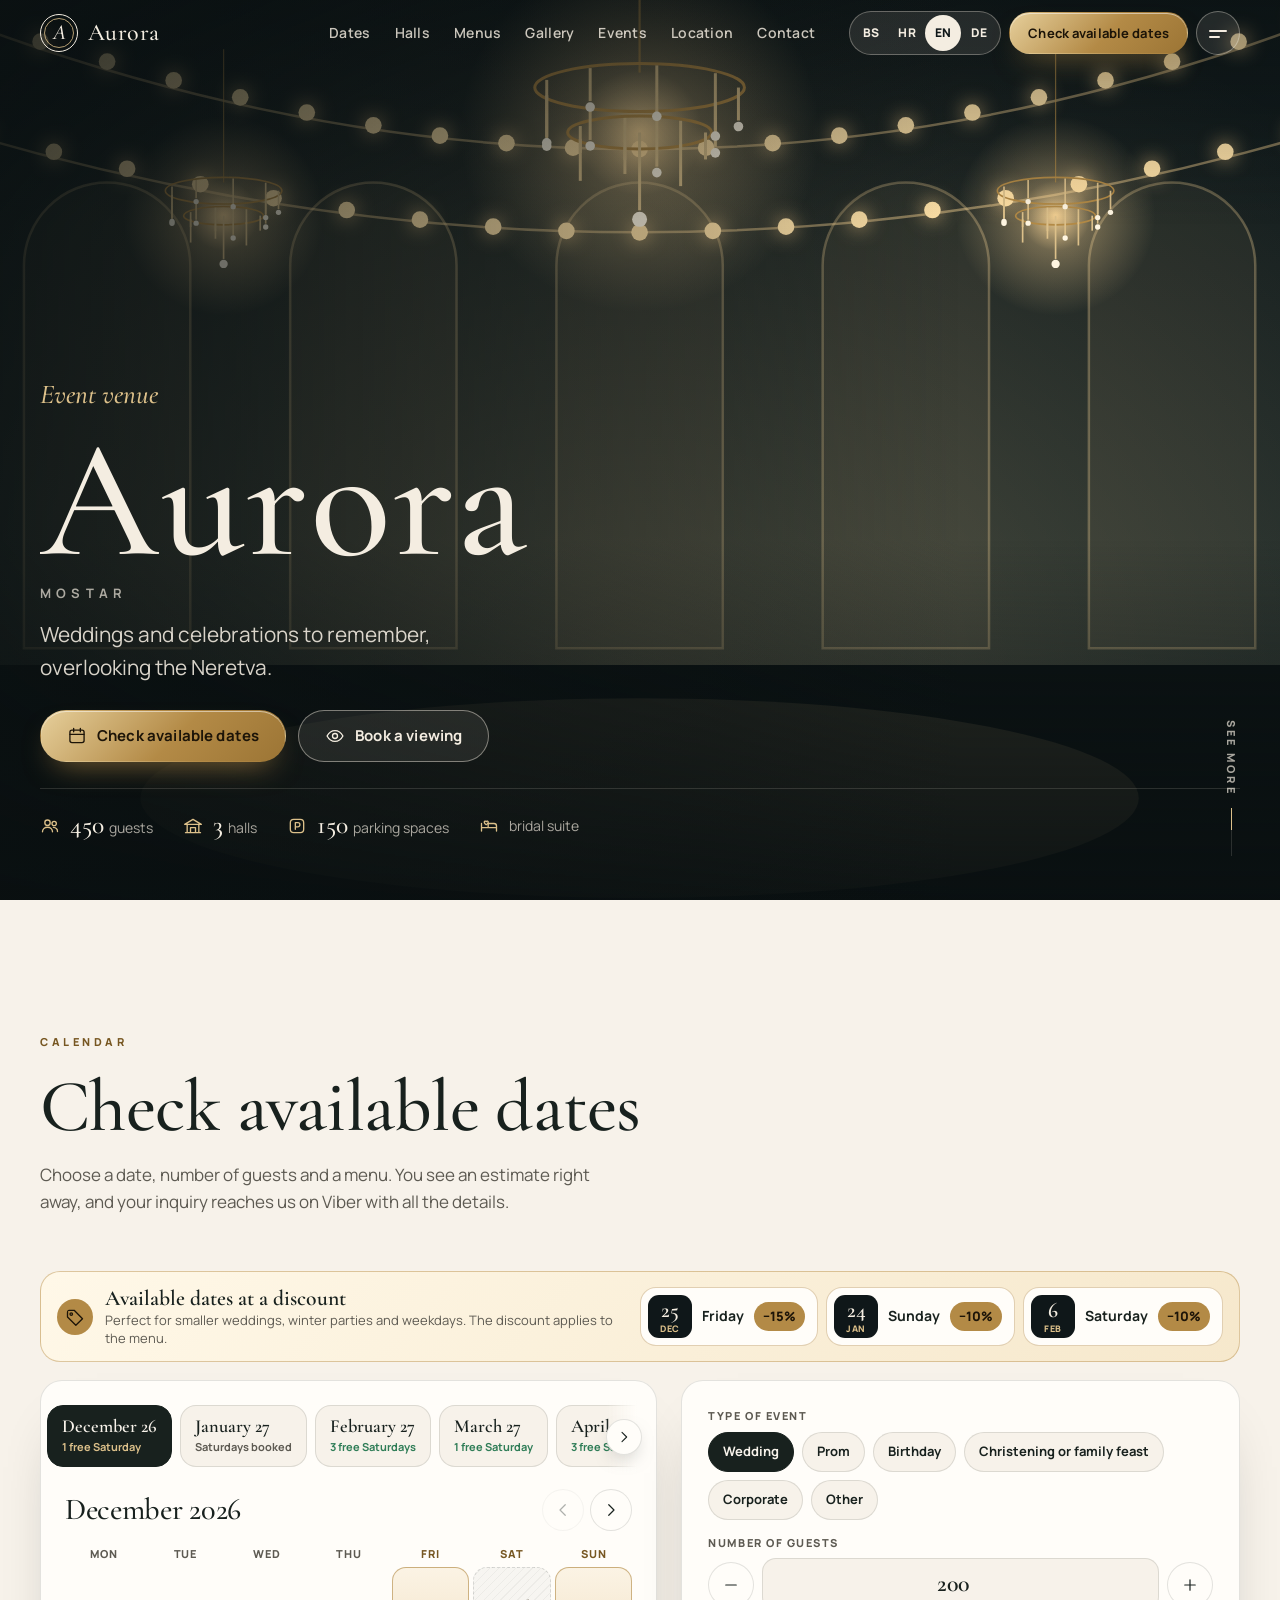
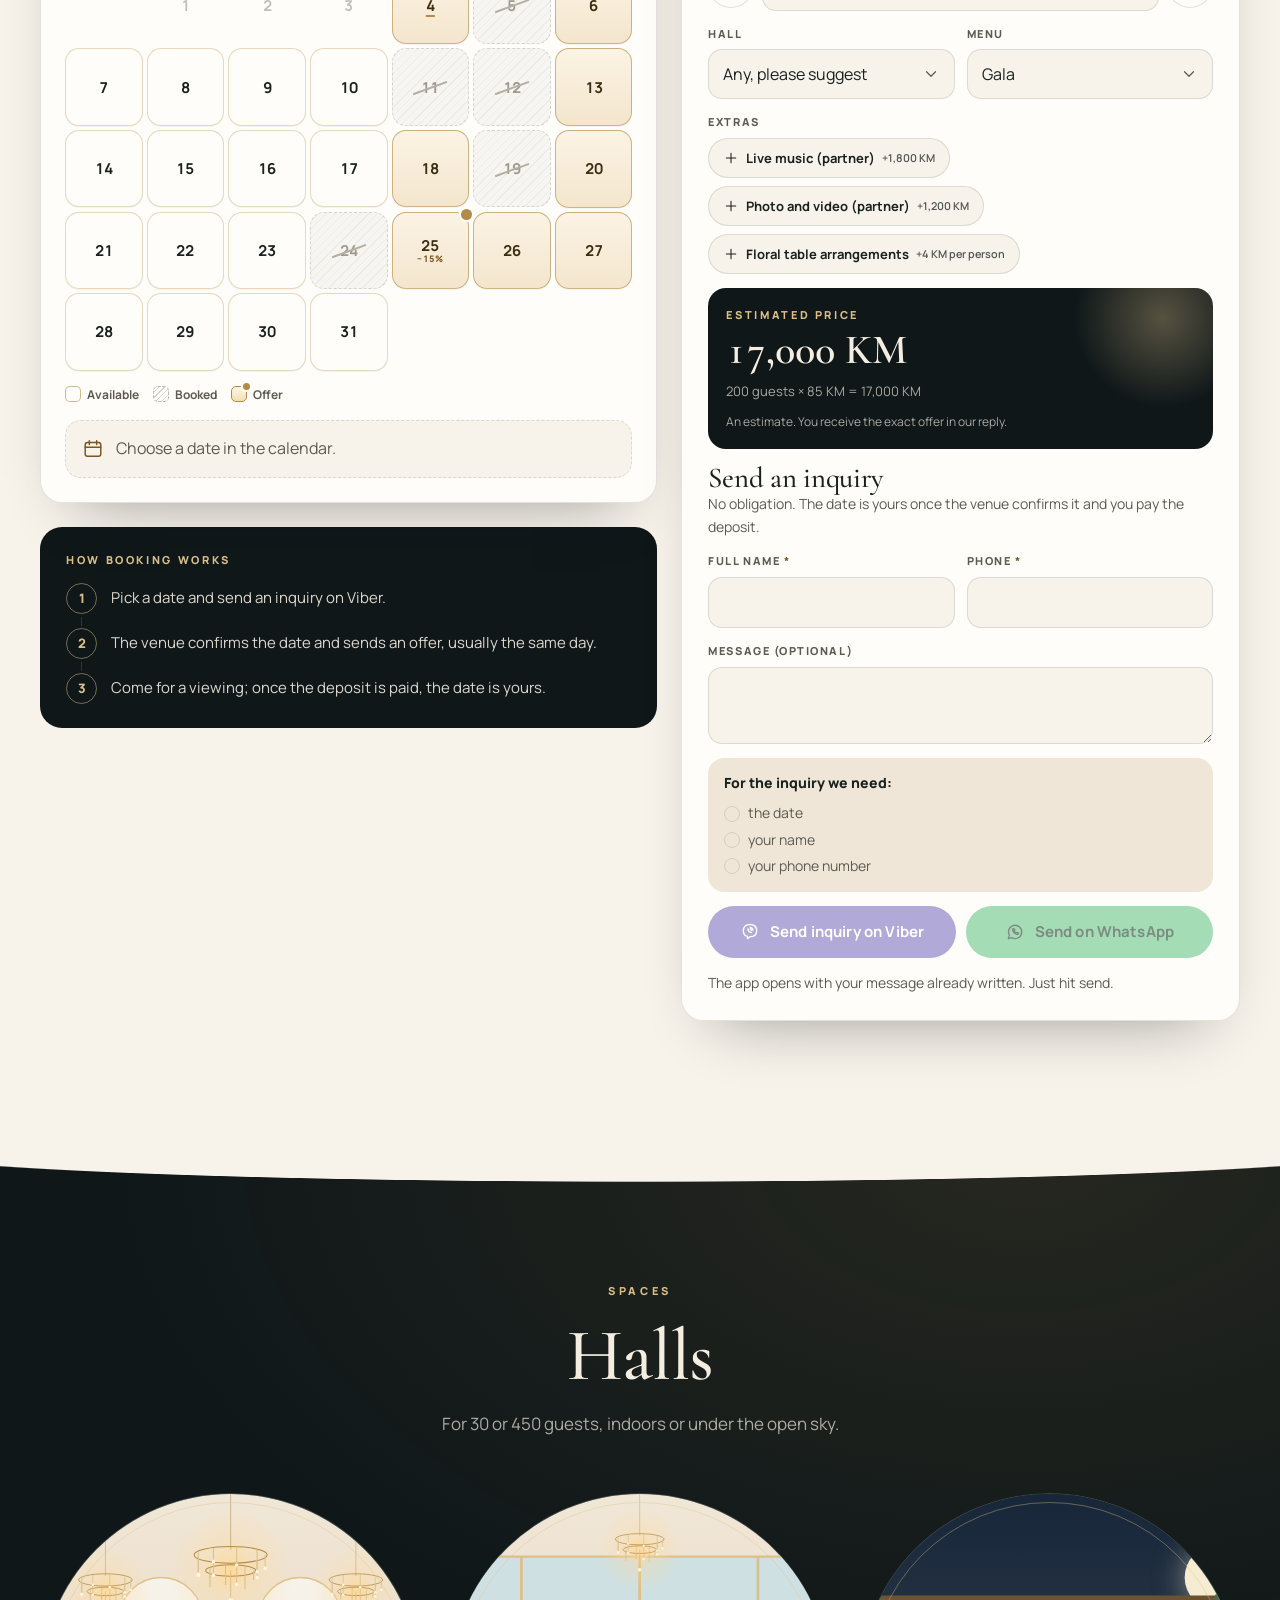
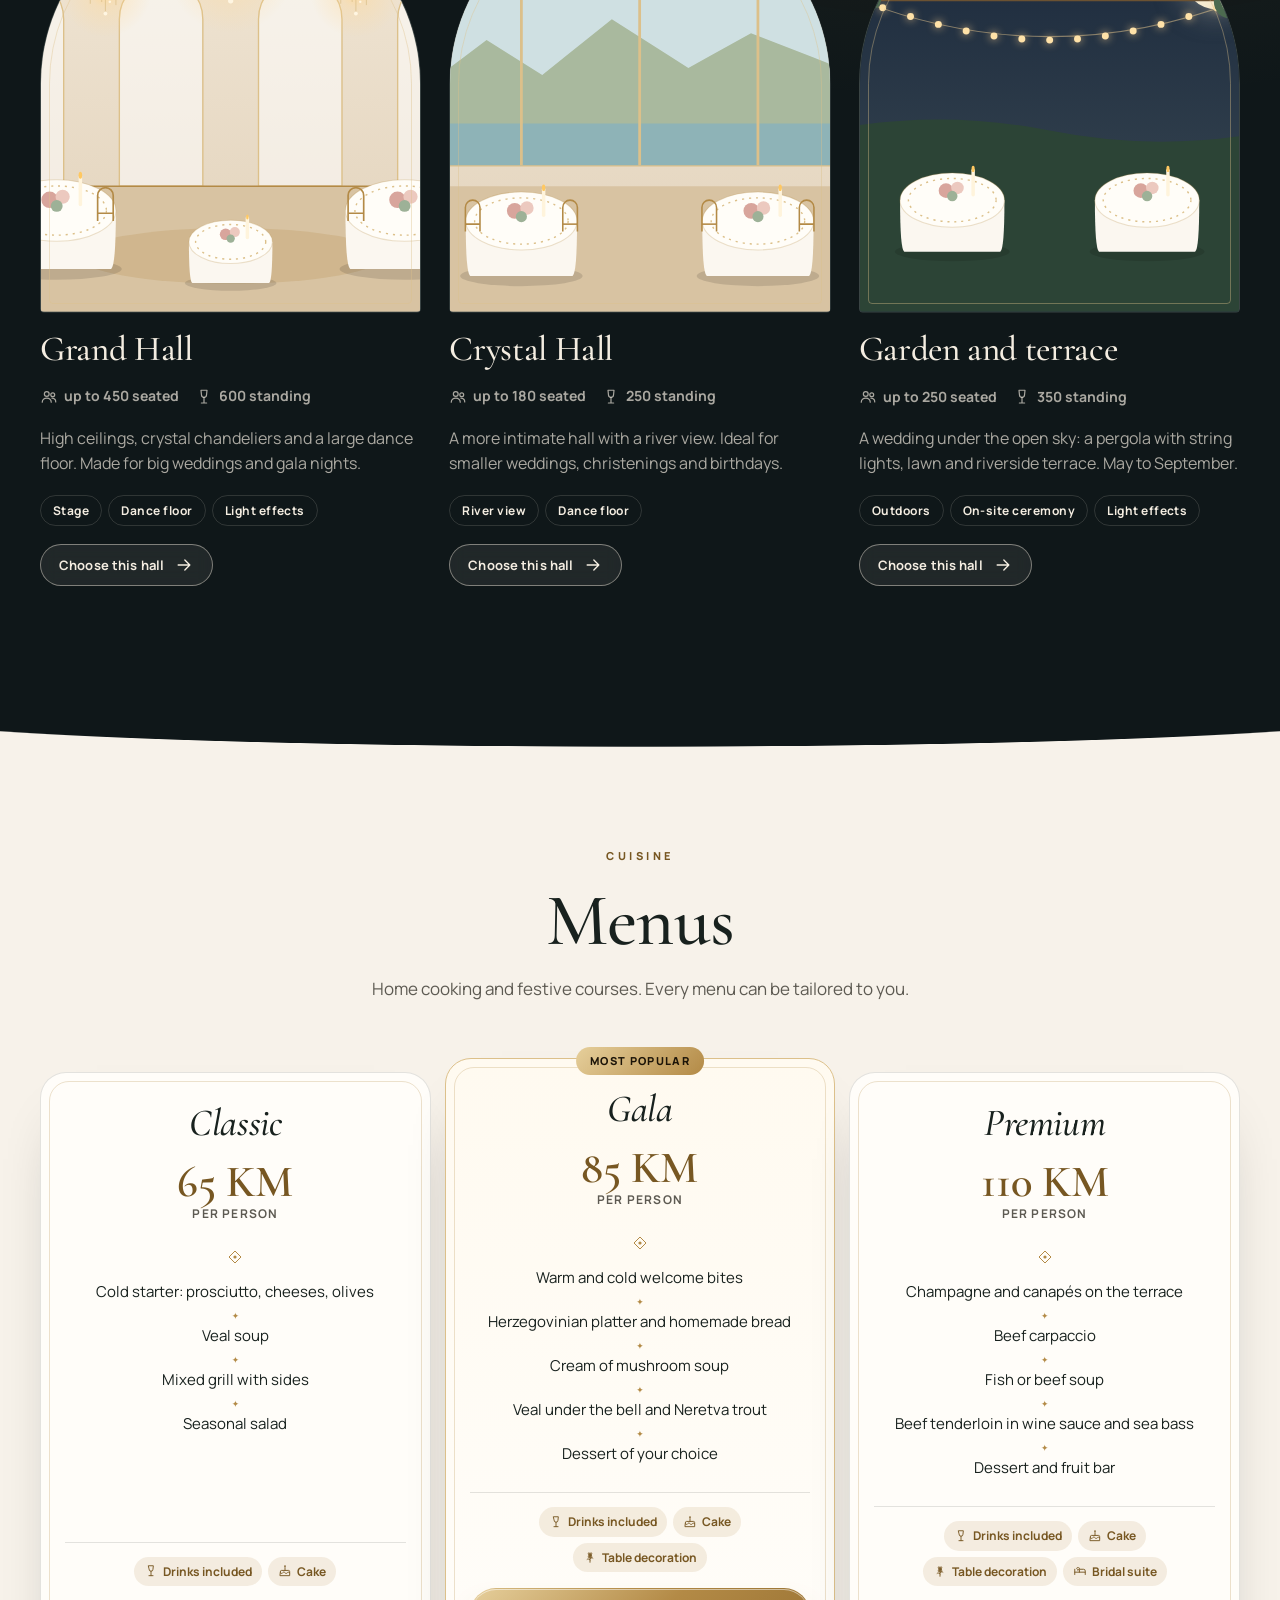
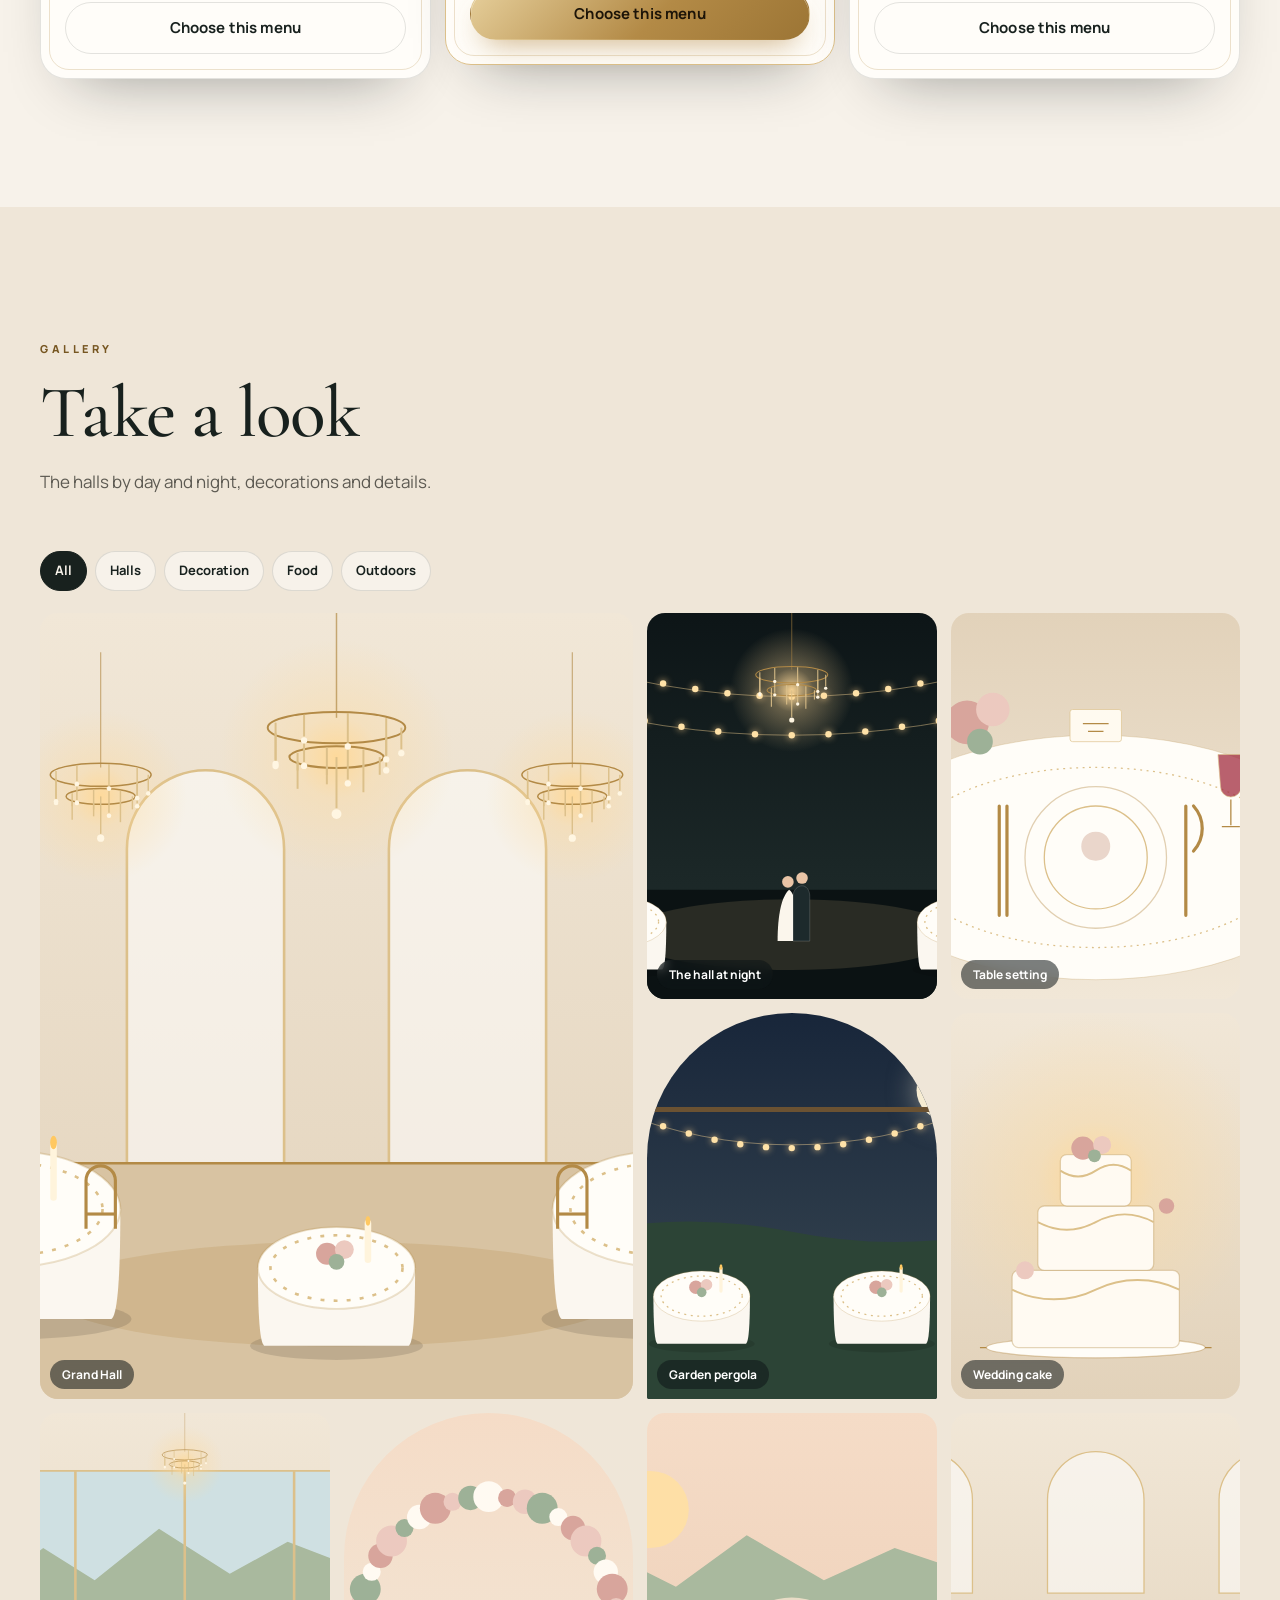
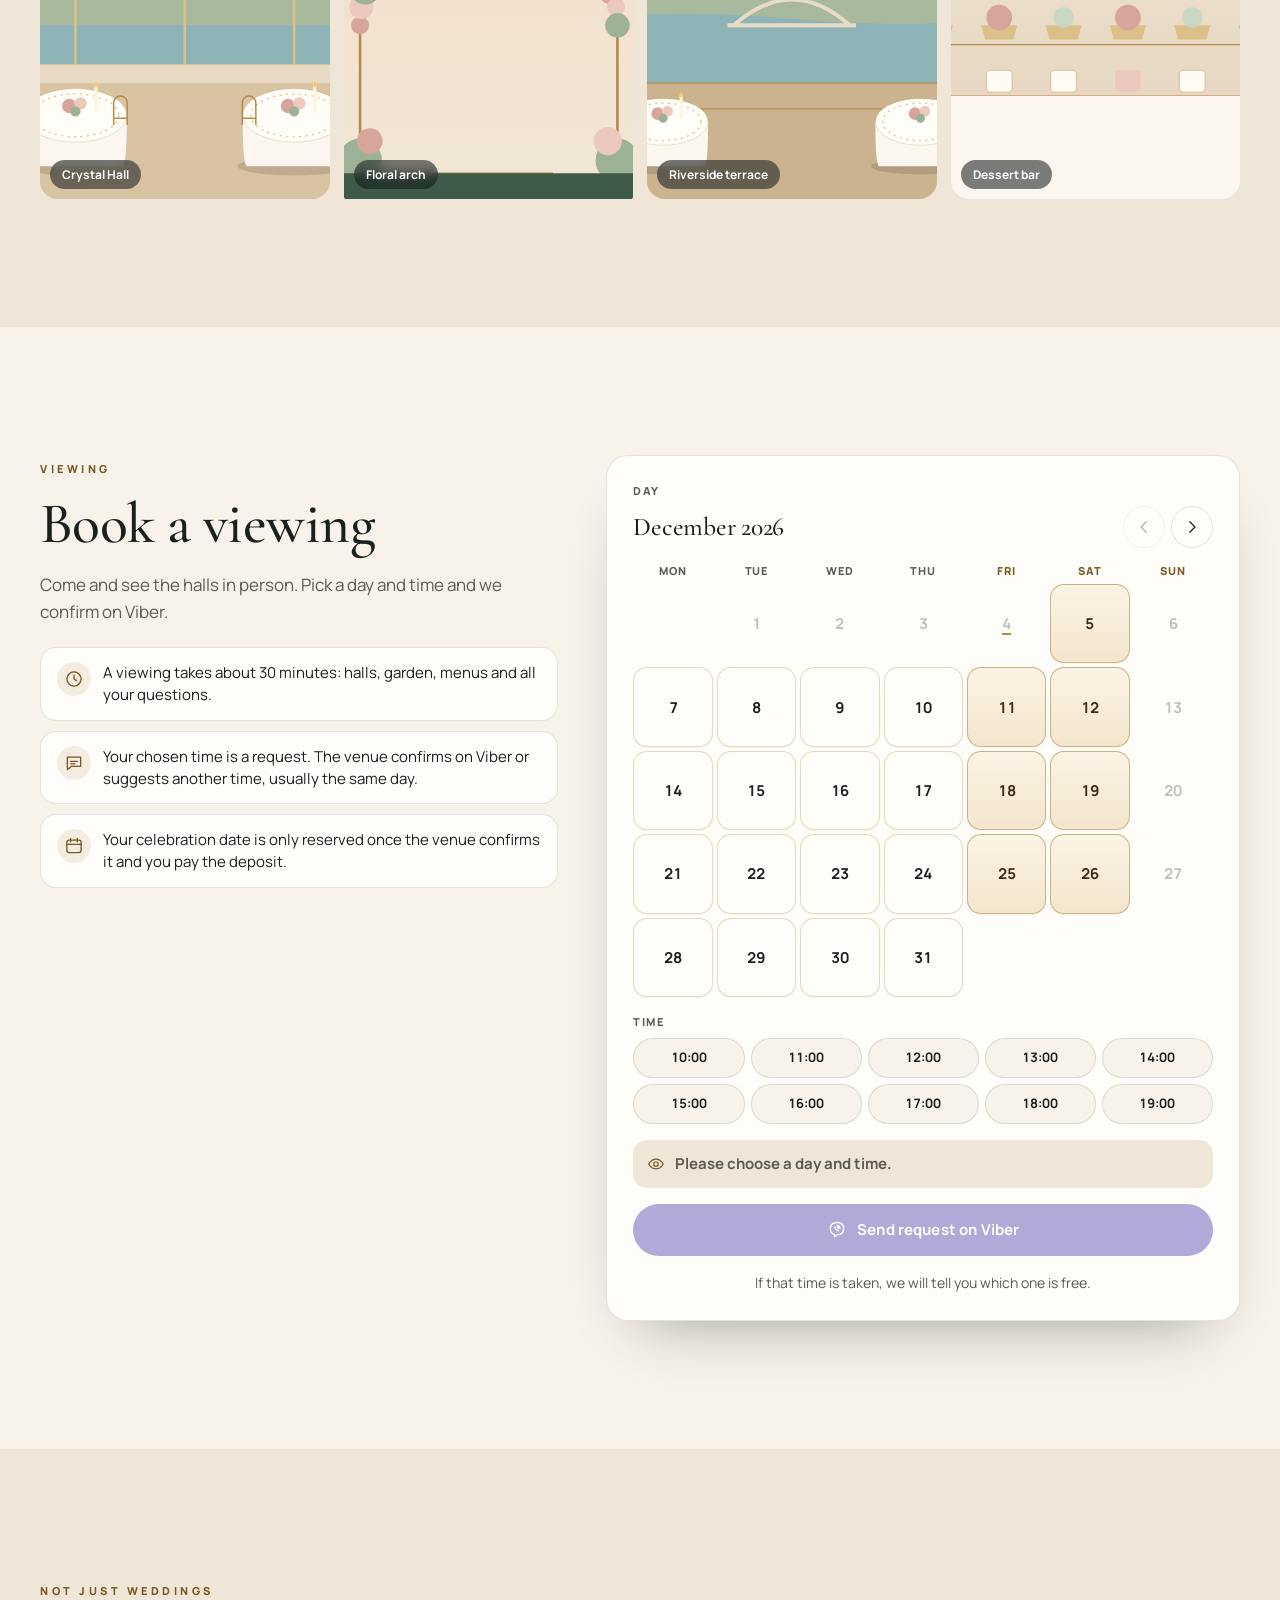
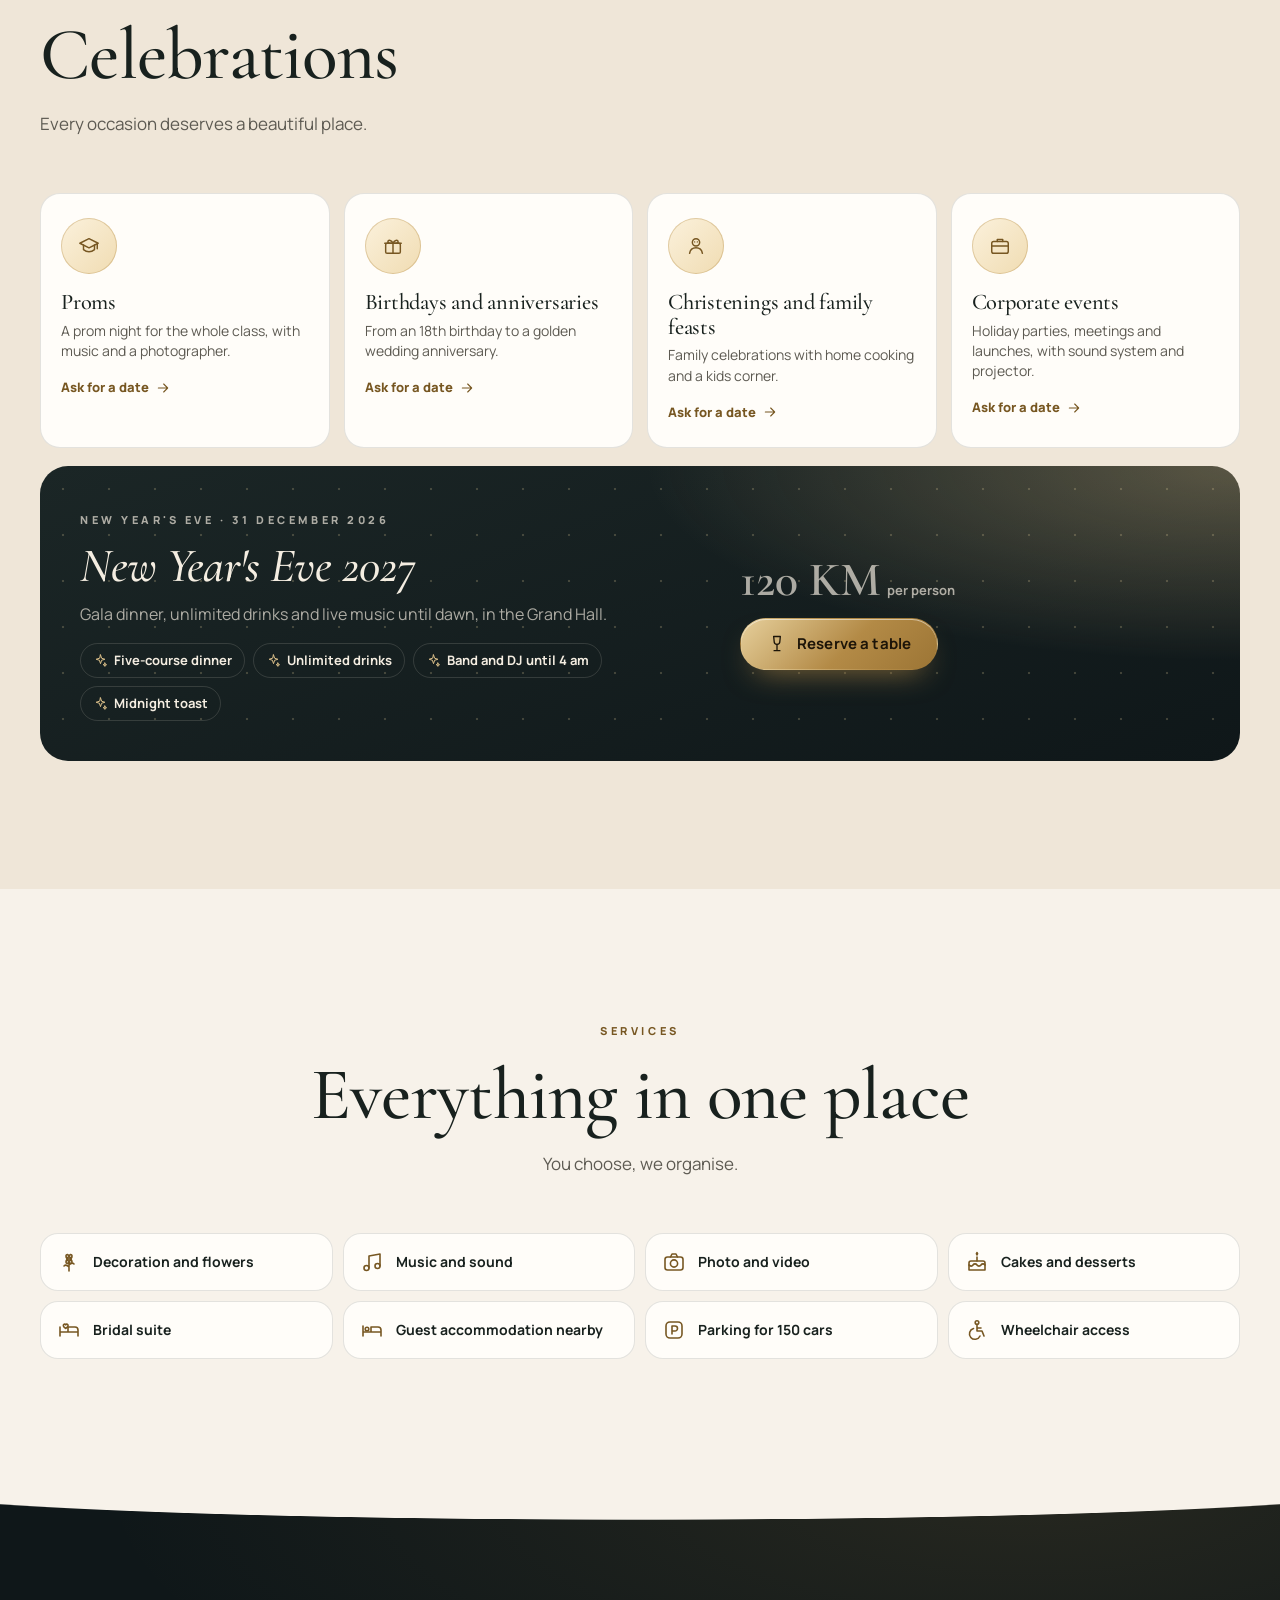
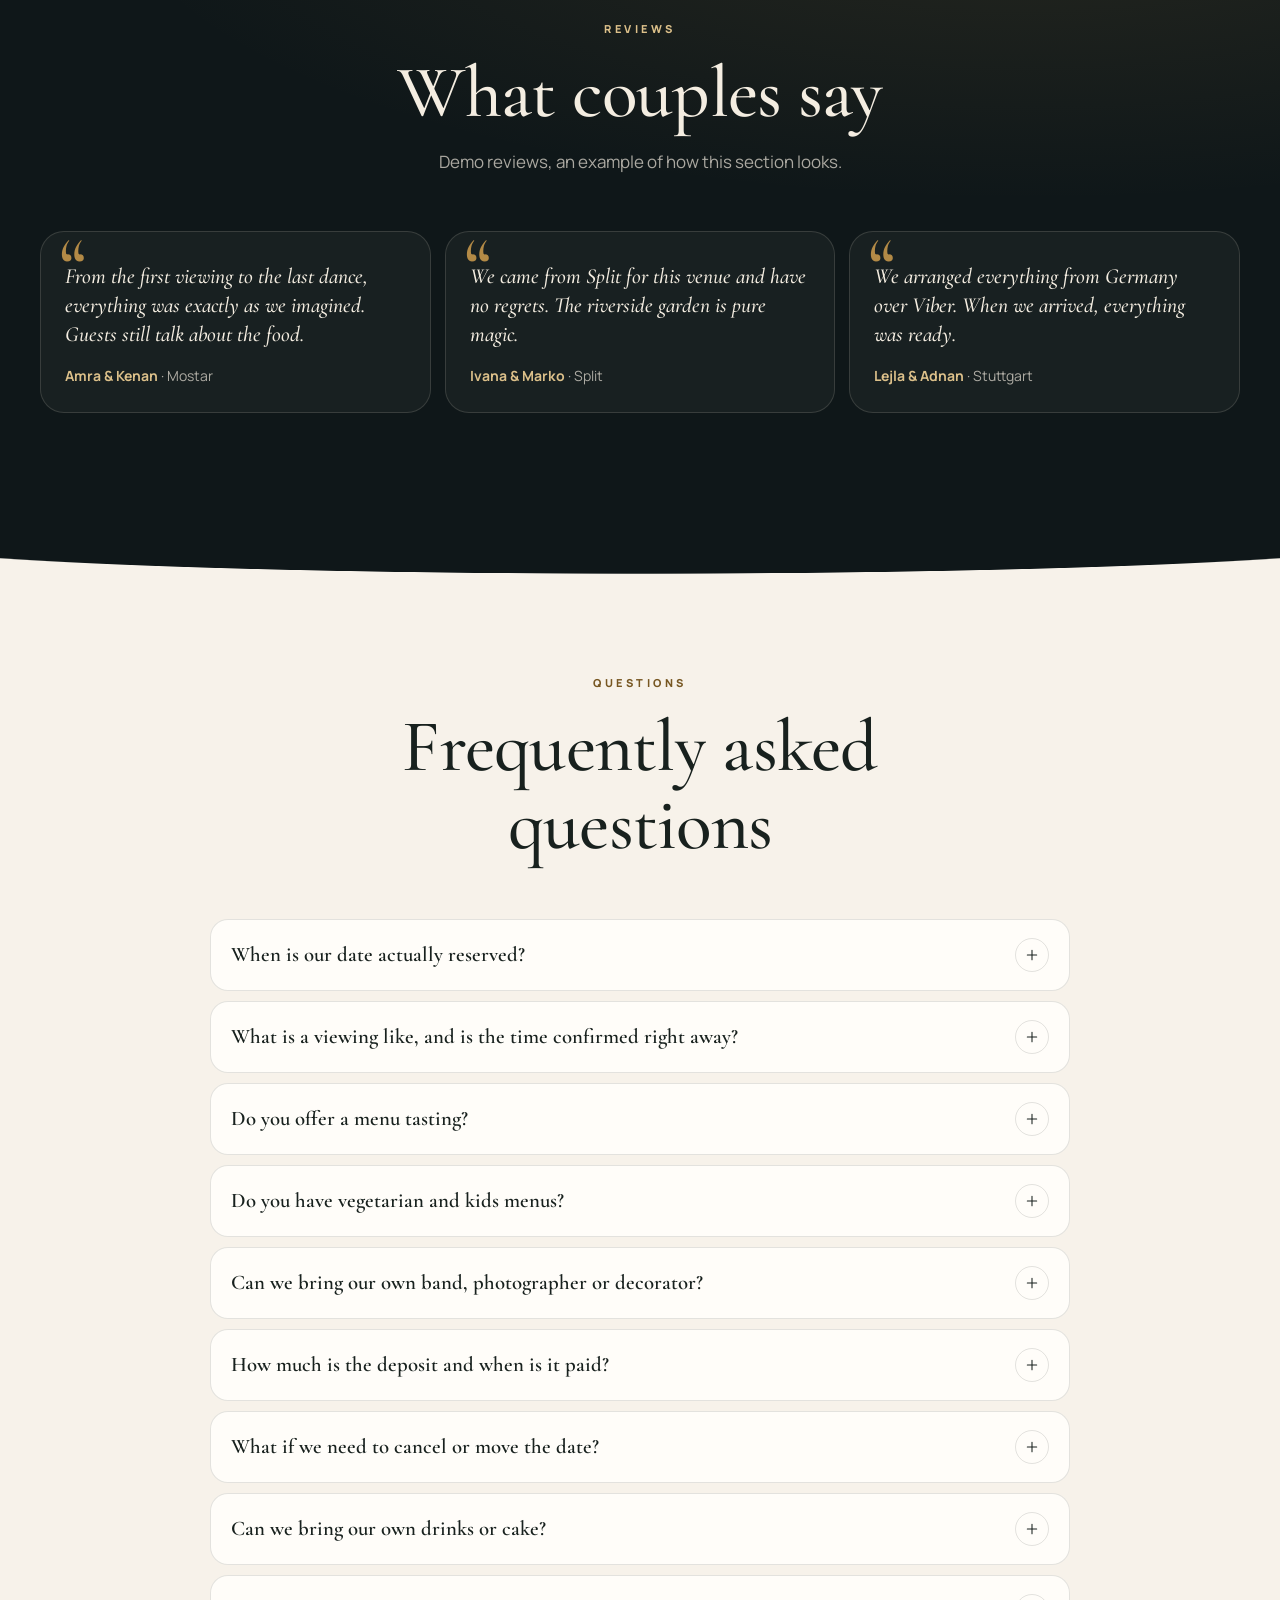
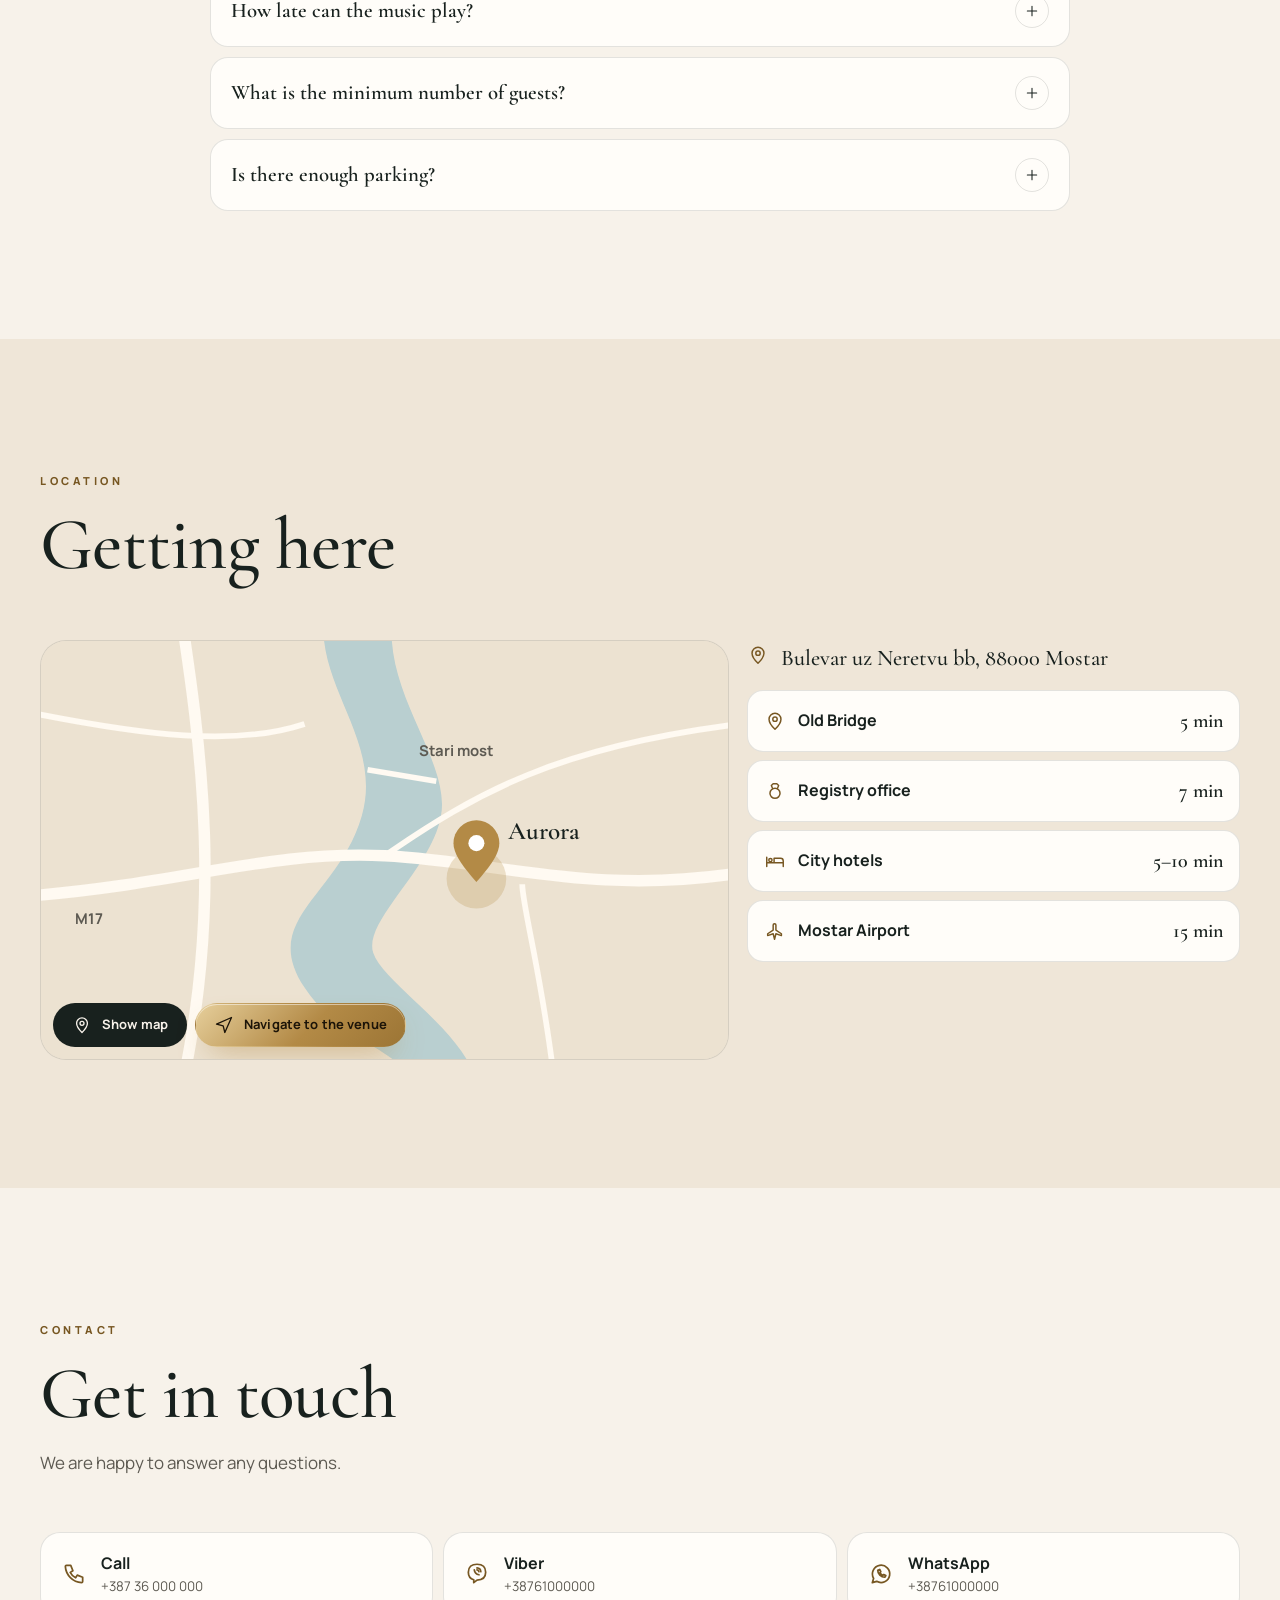
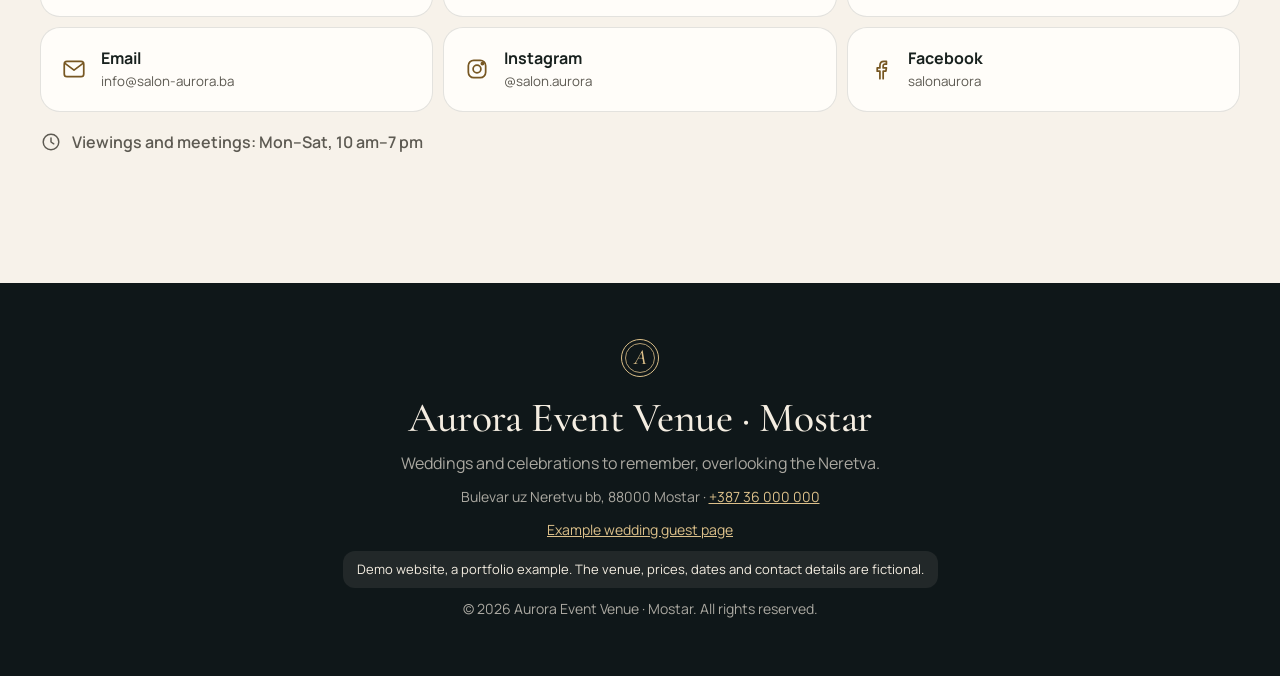
<file: index.html>
<!doctype html>
<html lang="bs">
<head>
<meta charset="utf-8">
<meta name="viewport" content="width=device-width, initial-scale=1, viewport-fit=cover">
<title>Svečani salon Aurora · Mostar | Svadbe i proslave</title>
<meta name="description" content="Svečani salon Aurora u Mostaru: tri sale do 450 gostiju, vrt uz Neretvu, svadbeni meniji. Provjerite slobodan datum i pošaljite upit na Viber.">
<!-- DEMO: ukloni ovaj red za pravog klijenta (vidi README, "Objava za pravog klijenta") -->
<meta name="robots" content="noindex, nofollow">
<meta name="theme-color" content="#10181a">
<link rel="canonical" href="https://svecana-sala.grabafaceit.workers.dev/">
<link rel="icon" href="assets/favicon.svg" type="image/svg+xml">
<meta property="og:type" content="website">
<meta property="og:title" content="Svečani salon Aurora · Mostar">
<meta property="og:description" content="Svadbe i proslave uz pogled na Neretvu. Provjerite slobodan datum i pošaljite upit za par sekundi.">
<meta property="og:image" content="https://svecana-sala.grabafaceit.workers.dev/assets/og.jpg">
<meta property="og:image:width" content="1200">
<meta property="og:image:height" content="630">
<meta property="og:url" content="https://svecana-sala.grabafaceit.workers.dev/">
<meta property="og:locale" content="bs_BA">
<meta property="og:locale:alternate" content="hr_HR">
<meta property="og:locale:alternate" content="en_GB">
<meta property="og:locale:alternate" content="de_DE">
<meta name="twitter:card" content="summary_large_image">
<link rel="preload" href="assets/fonts/cormorant-latin-500-normal.woff2" as="font" type="font/woff2" crossorigin>
<link rel="preload" href="assets/fonts/manrope-latin.woff2" as="font" type="font/woff2" crossorigin>
<link rel="stylesheet" href="css/style.css">
<script type="application/ld+json">
{
  "@context": "https://schema.org",
  "@type": ["EventVenue", "FoodEstablishment"],
  "name": "Svečani salon Aurora",
  "description": "Svečani salon za svadbe i proslave u Mostaru, tri sale do 450 gostiju i vrt uz Neretvu.",
  "url": "https://svecana-sala.grabafaceit.workers.dev/",
  "image": "https://svecana-sala.grabafaceit.workers.dev/assets/og.jpg",
  "telephone": "+387 36 000 000",
  "address": { "@type": "PostalAddress", "streetAddress": "Bulevar uz Neretvu bb", "addressLocality": "Mostar", "postalCode": "88000", "addressCountry": "BA" },
  "maximumAttendeeCapacity": 600,
  "servesCuisine": "Bosanska i mediteranska kuhinja",
  "priceRange": "65-110 KM po osobi"
}
</script>
</head>
<body>
<a class="skip" href="#main">Preskoči na sadržaj</a>
<header class="topbar" id="topbar"></header>
<section class="hero" id="top" aria-label="Aurora"></section>
<main id="main" tabindex="-1">
  <noscript><div class="wrap" style="padding:120px 0"><h1>Svečani salon Aurora · Mostar</h1><p>Za pun prikaz stranice uključite JavaScript. Kontakt: +387 36 000 000 (Viber, WhatsApp).</p></div></noscript>
</main>
<footer class="foot" id="foot"></footer>
<nav class="dock" id="dock" aria-label="Brzi kontakt"></nav>
<div class="lightbox anim-on" id="lightbox" role="dialog" aria-modal="true" aria-label="Galerija" hidden></div>
<script src="data/salon.js"></script>
<script src="js/i18n.js"></script>
<script src="js/icons.js"></script>
<script src="js/scenes.js"></script>
<script src="js/app.js"></script>
</body>
</html>
</file>
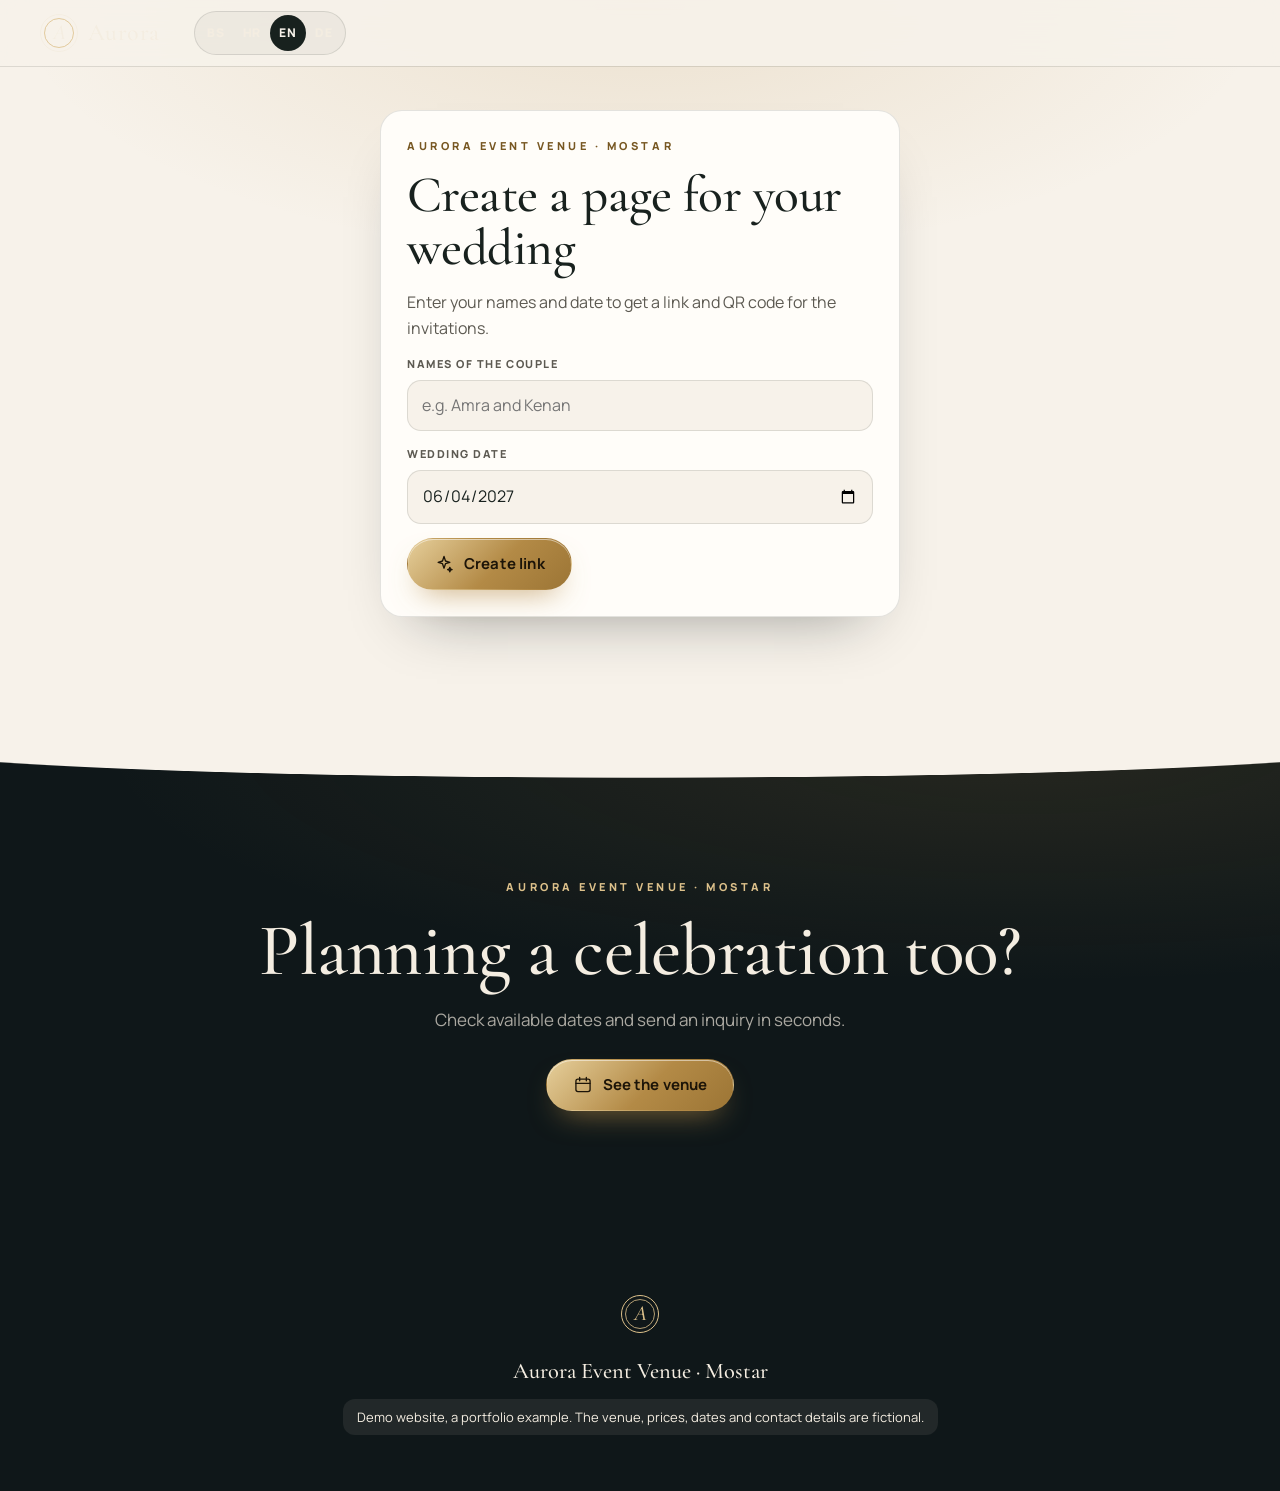
<file: gosti.html>
<!doctype html>
<html lang="bs">
<head>
<meta charset="utf-8">
<meta name="viewport" content="width=device-width, initial-scale=1, viewport-fit=cover">
<title>Stranica za goste · Svečani salon Aurora</title>
<meta name="description" content="Satnica, lokacija, parking i smještaj za goste svadbe u Svečanom salonu Aurora, Mostar.">
<!-- stranice za goste su lične: nikad ih ne prikazuj na Googleu -->
<meta name="robots" content="noindex, nofollow">
<meta name="theme-color" content="#10181a">
<link rel="icon" href="assets/favicon.svg" type="image/svg+xml">
<meta property="og:type" content="website">
<meta property="og:title" content="Pozivamo vas na našu svadbu">
<meta property="og:description" content="Satnica, lokacija i sve informacije za goste na jednom mjestu.">
<meta property="og:image" content="https://svecana-sala.grabafaceit.workers.dev/assets/og.jpg">
<link rel="preload" href="assets/fonts/cormorant-latin-500-italic.woff2" as="font" type="font/woff2" crossorigin>
<link rel="preload" href="assets/fonts/manrope-latin.woff2" as="font" type="font/woff2" crossorigin>
<link rel="stylesheet" href="css/style.css">
</head>
<body class="gp anim-on">
<a class="skip" href="#main">Preskoči na sadržaj</a>
<header class="topbar" id="topbar"></header>
<main id="main" tabindex="-1">
  <noscript><div class="wrap" style="padding:120px 0"><p>Za prikaz stranice uključite JavaScript.</p></div></noscript>
</main>
<footer class="foot" id="foot"></footer>
<script src="data/salon.js"></script>
<script src="js/i18n.js"></script>
<script src="js/icons.js"></script>
<script src="js/scenes.js"></script>
<script src="js/qrcode.js"></script>
<script src="js/gosti.js"></script>
</body>
</html>
</file>
<file: css/style.css>
/* =========================================================
   Svečani salon - stil. Boje su varijable na vrhu (mogu se mijenjati preko SALON.theme).
   ========================================================= */

@font-face { font-family: 'Cormorant'; font-style: normal; font-weight: 500; font-display: swap; src: url(../assets/fonts/cormorant-latin-500-normal.woff2) format('woff2'); unicode-range: U+0000-00FF, U+0131, U+0152-0153, U+02BB-02BC, U+02C6, U+02DA, U+02DC, U+0304, U+0308, U+0329, U+2000-206F, U+20AC, U+2122, U+2191, U+2193, U+2212, U+2215, U+FEFF, U+FFFD; }
@font-face { font-family: 'Cormorant'; font-style: normal; font-weight: 500; font-display: swap; src: url(../assets/fonts/cormorant-latin-ext-500-normal.woff2) format('woff2'); unicode-range: U+0100-02BA, U+02BD-02C5, U+02C7-02CC, U+02CE-02D7, U+02DD-02FF, U+0304, U+0308, U+0329, U+1D00-1DBF, U+1E00-1E9F, U+1EF2-1EFF, U+2020, U+20A0-20AB, U+20AD-20C0, U+2113, U+2C60-2C7F, U+A720-A7FF; }
@font-face { font-family: 'Cormorant'; font-style: normal; font-weight: 600; font-display: swap; src: url(../assets/fonts/cormorant-latin-600-normal.woff2) format('woff2'); unicode-range: U+0000-00FF, U+0131, U+0152-0153, U+02BB-02BC, U+02C6, U+02DA, U+02DC, U+0304, U+0308, U+0329, U+2000-206F, U+20AC, U+2122, U+2191, U+2193, U+2212, U+2215, U+FEFF, U+FFFD; }
@font-face { font-family: 'Cormorant'; font-style: normal; font-weight: 600; font-display: swap; src: url(../assets/fonts/cormorant-latin-ext-600-normal.woff2) format('woff2'); unicode-range: U+0100-02BA, U+02BD-02C5, U+02C7-02CC, U+02CE-02D7, U+02DD-02FF, U+0304, U+0308, U+0329, U+1D00-1DBF, U+1E00-1E9F, U+1EF2-1EFF, U+2020, U+20A0-20AB, U+20AD-20C0, U+2113, U+2C60-2C7F, U+A720-A7FF; }
@font-face { font-family: 'Cormorant'; font-style: italic; font-weight: 500; font-display: swap; src: url(../assets/fonts/cormorant-latin-500-italic.woff2) format('woff2'); unicode-range: U+0000-00FF, U+0131, U+0152-0153, U+02BB-02BC, U+02C6, U+02DA, U+02DC, U+0304, U+0308, U+0329, U+2000-206F, U+20AC, U+2122, U+2191, U+2193, U+2212, U+2215, U+FEFF, U+FFFD; }
@font-face { font-family: 'Cormorant'; font-style: italic; font-weight: 500; font-display: swap; src: url(../assets/fonts/cormorant-latin-ext-500-italic.woff2) format('woff2'); unicode-range: U+0100-02BA, U+02BD-02C5, U+02C7-02CC, U+02CE-02D7, U+02DD-02FF, U+0304, U+0308, U+0329, U+1D00-1DBF, U+1E00-1E9F, U+1EF2-1EFF, U+2020, U+20A0-20AB, U+20AD-20C0, U+2113, U+2C60-2C7F, U+A720-A7FF; }
@font-face { font-family: 'Manrope'; font-style: normal; font-weight: 400 800; font-display: swap; src: url(../assets/fonts/manrope-latin.woff2) format('woff2'); unicode-range: U+0000-00FF, U+0131, U+0152-0153, U+02BB-02BC, U+02C6, U+02DA, U+02DC, U+0304, U+0308, U+0329, U+2000-206F, U+20AC, U+2122, U+2191, U+2193, U+2212, U+2215, U+FEFF, U+FFFD; }
@font-face { font-family: 'Manrope'; font-style: normal; font-weight: 400 800; font-display: swap; src: url(../assets/fonts/manrope-latin-ext.woff2) format('woff2'); unicode-range: U+0100-02BA, U+02BD-02C5, U+02C7-02CC, U+02CE-02D7, U+02DD-02FF, U+0304, U+0308, U+0329, U+1D00-1DBF, U+1E00-1E9F, U+1EF2-1EFF, U+2020, U+20A0-20AB, U+20AD-20C0, U+2113, U+2C60-2C7F, U+A720-A7FF; }

:root {
  --bg: #f7f2ea; --bg-2: #efe6d8; --card: #fffdf9; --ink: #18211e; --ink-2: #2a3530; --muted: #5d5a52; --line: rgba(24, 33, 30, 0.12);
  --gold: #b38a46; --gold-2: #dcc08a; --gold-ink: #775722; --gold-soft: rgba(179, 138, 70, 0.14);
  --rose: #d8a59c; --sage: #9db197;
  --night: #0f1719; --night-2: #1b282a; --on-dark: #f4ede1; --on-dark-muted: rgba(244, 237, 225, 0.68); --line-dark: rgba(244, 237, 225, 0.14);
  --ok: #2f7d57; --busy: #b4aea3;
  /* boje ilustracija */
  --sc-wall: #f1e7d7; --sc-wall2: #e2d2ba; --sc-glow: #ffd998; --sc-night: #0d1517; --sc-night2: #22302f;
  --sc-dusk: #18263a; --sc-dusk2: #3c4b55; --sc-sky: #f5dcc7; --sc-sky2: #eccdb5;
  --radius: 22px; --shadow: 0 30px 60px -36px rgba(16, 24, 26, 0.45);
  --serif: 'Cormorant', 'Cormorant Garamond', Georgia, serif; --sans: 'Manrope', system-ui, -apple-system, sans-serif;
}

/* ---------- osnovno ---------- */
*, *::before, *::after { box-sizing: border-box; }
html { scroll-behavior: smooth; -webkit-text-size-adjust: 100%; }
body { margin: 0; background: var(--bg); color: var(--ink); font-family: var(--sans); font-size: 1rem; line-height: 1.6; -webkit-font-smoothing: antialiased; overflow-x: hidden; }
body.locked { overflow: hidden; }
h1, h2, h3, h4 { font-family: var(--serif); font-weight: 500; line-height: 1.05; margin: 0; letter-spacing: -0.01em; }
p { margin: 0; }
a { color: inherit; }
img { max-width: 100%; display: block; }
button, input, select, textarea { font: inherit; color: inherit; }
button { cursor: pointer; }
.wrap { width: min(1200px, 100% - 32px); margin-inline: auto; }
.sr-only { position: absolute; width: 1px; height: 1px; overflow: hidden; clip: rect(0 0 0 0); white-space: nowrap; }
.skip { position: absolute; left: 12px; top: -60px; z-index: 100; background: var(--ink); color: var(--bg); padding: 10px 14px; border-radius: 10px; }
.skip:focus { top: 12px; }
:focus-visible { outline: 2px solid var(--gold); outline-offset: 3px; border-radius: 8px; }
.ic { width: 22px; height: 22px; flex: none; }
.scene { width: 100%; height: 100%; display: block; }
.muted { color: var(--muted); }
.small { font-size: 0.875rem; }
.center { text-align: center; }

/* ---------- ilustracije ---------- */
.sc-window { fill: rgba(255, 255, 255, 0.55); stroke: var(--gold-2); stroke-width: 2; }
.sc-window-night { fill: rgba(255, 217, 152, 0.05); stroke: rgba(220, 192, 138, 0.35); stroke-width: 1.5; }
.sc-floor { fill: #d8c3a2; } .sc-floor-night { fill: #0b1213; }
.sc-dancefloor { fill: rgba(179, 138, 70, 0.22); } .sc-dancefloor-night { fill: rgba(255, 217, 152, 0.12); }
.sc-goldline { fill: none; stroke: var(--gold); stroke-width: 2; }
.sc-goldfill { fill: var(--gold-2); }
.sc-wire { fill: none; stroke: rgba(179, 138, 70, 0.7); stroke-width: 1.5; }
.sc-lightwire { stroke: rgba(255, 217, 152, 0.45); }
.sc-crystal { stroke: var(--gold-2); stroke-width: 2; }
.sc-bead { fill: #fff6e2; }
.sc-bulb { fill: #ffe2a8; filter: drop-shadow(0 0 6px rgba(255, 210, 140, 0.9)); }
.sc-shadow { fill: rgba(0, 0, 0, 0.12); }
.sc-cloth { fill: #fbf7f0; } .sc-clothtop { fill: #fffdf8; stroke: rgba(179, 138, 70, 0.25); stroke-width: 1.5; } .sc-runner { fill: none; stroke: var(--gold-2); stroke-width: 2; stroke-dasharray: 3 7; }
.sc-rose { fill: var(--rose); } .sc-rose2 { fill: #ecc9bf; } .sc-leaf { fill: var(--sage); } .sc-bloomw { fill: #fffaf2; }
.sc-candle { stroke: #fff4dc; stroke-width: 5; stroke-linecap: round; } .sc-flame { fill: #ffc861; transform-box: fill-box; transform-origin: bottom; }
.sc-chair { fill: none; stroke: var(--gold); stroke-width: 3; }
.sc-skin { fill: #e9c4a6; } .sc-dress { fill: #fbf6ec; } .sc-suit { fill: #1d2a2c; stroke: rgba(255, 255, 255, 0.25); }
.sc-glasswall { fill: #cfe0e2; stroke: var(--gold-2); stroke-width: 3; } .sc-mullion { stroke: var(--gold-2); stroke-width: 4; }
.sc-river { fill: #8eb3b7; } .sc-hill { fill: #a9b99e; } .sc-sun { fill: #ffe0a3; opacity: 0.9; } .sc-moon { fill: #f6ecd2; filter: drop-shadow(0 0 22px rgba(246, 236, 210, 0.5)); }
.sc-lawn { fill: #3f5a48; } .sc-dark .sc-lawn { fill: #2c4436; } .sc-pergola { stroke: #6b5232; stroke-width: 8; fill: none; } .sc-foliage circle { fill: #4c6a4f; } .sc-shrubs circle { fill: #223a2d; }
.sc-bridge { fill: none; stroke: #e9dcc6; stroke-width: 6; } .sc-deck { fill: #cbb390; }
.sc-plate { fill: #fffdf8; stroke: rgba(179, 138, 70, 0.4); stroke-width: 2; } .sc-plate2 { fill: none; stroke: var(--gold-2); stroke-width: 2; } .sc-napkin { fill: #ead6cb; }
.sc-cutlery { stroke: var(--gold); stroke-width: 5; stroke-linecap: round; fill: none; } .sc-wine { fill: rgba(162, 46, 64, 0.75); stroke: var(--gold-2); } .sc-wine2 { fill: rgba(255, 240, 200, 0.6); stroke: var(--gold-2); }
.sc-card { fill: #fffaf0; stroke: var(--gold-2); }
.sc-cake { fill: #fffaf2; stroke: rgba(179, 138, 70, 0.35); stroke-width: 2; } .sc-icing { fill: none; stroke: var(--gold-2); stroke-width: 3; } .sc-macaron { fill: #c9d8c2; }
.sc-archline { fill: none; stroke: var(--gold); stroke-width: 4; }
/* animacije u ilustracijama rade samo dok je sekcija na ekranu (js dodaje .anim-on) */
.anim-on .sc-twinkle { animation: twinkle 3.2s ease-in-out infinite; }
.anim-on .sc-flame { animation: flicker 1.4s ease-in-out infinite alternate; }
@keyframes twinkle { 50% { opacity: 0.55; } }
@keyframes flicker { to { transform: scaleY(1.15) skewX(-4deg); } }

/* ---------- zaglavlje ---------- */
.topbar { position: fixed; inset: 0 0 auto; z-index: 50; padding-top: env(safe-area-inset-top); color: var(--on-dark); transition: background-color 0.4s, color 0.4s, box-shadow 0.4s; }
.scrolled .topbar { background: color-mix(in srgb, var(--bg) 90%, transparent); -webkit-backdrop-filter: blur(16px) saturate(1.2); backdrop-filter: blur(16px) saturate(1.2); color: var(--ink); box-shadow: 0 1px 0 var(--line); }
.topbar::after { content: ''; position: absolute; left: 0; right: 0; bottom: 0; height: 2px; transform-origin: 0 50%; transform: scaleX(var(--progress, 0)); background: linear-gradient(90deg, var(--gold), var(--gold-2)); opacity: 0; transition: opacity 0.3s; }
.scrolled .topbar::after { opacity: 1; }
.topbar-in { display: flex; align-items: center; gap: 12px; height: 66px; width: min(1200px, 100% - 32px); margin-inline: auto; }
.brand { display: flex; align-items: center; gap: 10px; text-decoration: none; min-width: 0; }
.brand-mono { display: grid; place-items: center; width: 38px; height: 38px; flex: none; border-radius: 50%; border: 1px solid currentColor; font-family: var(--serif); font-style: italic; font-size: 1.35rem; line-height: 1; position: relative; }
.brand-mono::after { content: ''; position: absolute; inset: 3px; border-radius: 50%; border: 1px solid var(--gold-2); opacity: 0.8; }
.brand-name { font-family: var(--serif); font-size: 1.5rem; letter-spacing: 0.02em; white-space: nowrap; }
.brand-logo { height: 40px; width: auto; }
.topnav { display: none; position: relative; gap: 24px; margin-left: auto; font-size: 0.875rem; font-weight: 600; letter-spacing: 0.02em; }
.topnav a { position: relative; padding: 8px 0; text-decoration: none; opacity: 0.82; transition: opacity 0.25s; }
.topnav a:hover, .topnav a.is-active { opacity: 1; }
.topnav-pill { position: absolute; left: 0; bottom: 0; width: 0; height: 1.5px; background: var(--gold); opacity: 0; transition: transform 0.55s cubic-bezier(0.2, 0.9, 0.2, 1), width 0.55s cubic-bezier(0.2, 0.9, 0.2, 1), opacity 0.3s; }
.top-tools { display: flex; align-items: center; gap: 8px; margin-left: auto; }
.seg { position: relative; display: flex; padding: 3px; border-radius: 999px; border: 1px solid rgba(244, 237, 225, 0.32); background: rgba(244, 237, 225, 0.1); }
.scrolled .topbar .seg { border-color: var(--line); background: rgba(24, 33, 30, 0.04); }
.seg button { position: relative; z-index: 1; flex: 1 1 0; min-width: 36px; min-height: 36px; padding: 0 8px; border: 0; border-radius: 999px; background: transparent; font-size: 0.75rem; font-weight: 800; letter-spacing: 0.04em; transition: color 0.3s; }
.seg-thumb { position: absolute; top: 3px; bottom: 3px; left: 3px; width: calc((100% - 6px) / var(--n, 2)); transform: translateX(calc(var(--k, 0) * 100%)); border-radius: 999px; background: var(--on-dark); transition: transform 0.45s cubic-bezier(0.2, 0.9, 0.2, 1.1); }
.seg button[aria-pressed='true'] { color: var(--night); }
.scrolled .topbar .seg-thumb { background: var(--ink); }
.scrolled .topbar .seg button[aria-pressed='true'] { color: var(--bg); }
.topbar .top-cta { display: none; }
.menu-btn { display: inline-grid; place-items: center; width: 44px; height: 44px; flex: none; border-radius: 50%; border: 1px solid rgba(244, 237, 225, 0.35); background: rgba(244, 237, 225, 0.1); color: inherit; transition: background-color 0.3s, border-color 0.3s; }
.scrolled .topbar .menu-btn { background: var(--ink); border-color: transparent; color: var(--bg); }
.mb-lines { position: relative; display: block; width: 18px; height: 12px; }
.mb-lines i { position: absolute; left: 0; height: 1.5px; border-radius: 2px; background: currentColor; transition: transform 0.45s cubic-bezier(0.2, 0.9, 0.2, 1), width 0.3s, top 0.3s; }
.mb-lines i:first-child { top: 3px; width: 18px; } .mb-lines i:last-child { top: 9px; width: 11px; }
.menu-btn:hover .mb-lines i:last-child { width: 18px; }
.menu-btn.is-x .mb-lines i:first-child { top: 6px; transform: rotate(45deg); } .menu-btn.is-x .mb-lines i:last-child { top: 6px; width: 18px; transform: rotate(-45deg); }
@media (max-width: 419px) { .brand-name { font-size: 1.3rem; } .seg button { min-width: 32px; padding: 0 6px; } .brand-mono { width: 34px; height: 34px; } }
@media (min-width: 1000px) {
  .topnav { display: flex; }
  .top-tools { margin-left: 22px; }
}
@media (min-width: 1180px) { .topbar .top-cta { display: inline-flex; } }

/* ---------- dugmad ---------- */
.btn { position: relative; display: inline-flex; align-items: center; justify-content: center; gap: 10px; min-height: 52px; padding: 0 26px; border-radius: 999px; border: 1px solid transparent; font-weight: 700; font-size: 0.9375rem; letter-spacing: 0.01em; text-decoration: none; cursor: pointer; overflow: hidden; isolation: isolate; transition: transform 0.2s, box-shadow 0.3s, background-color 0.3s, color 0.3s, border-color 0.3s; }
.btn:active { transform: scale(0.97); }
.btn .ic { width: 20px; height: 20px; }
.btn-gold { color: #1c1408; background: linear-gradient(135deg, #e6cf9b, var(--gold) 55%, #9c7535); box-shadow: 0 14px 30px -14px rgba(179, 138, 70, 0.8), inset 0 1px 0 rgba(255, 255, 255, 0.5); }
.btn-gold::after { content: ''; position: absolute; inset: 0; z-index: -1; background: linear-gradient(110deg, transparent 30%, rgba(255, 255, 255, 0.55) 50%, transparent 70%); transform: translateX(-130%); transition: transform 0.9s ease; }
.btn-gold:hover::after { transform: translateX(130%); }
.btn-dark { background: var(--ink); color: var(--bg); }
.btn-dark:hover { background: var(--ink-2); }
.btn-line { border-color: var(--line); background: transparent; color: var(--ink); }
.btn-line:hover { border-color: var(--gold); color: var(--gold-ink); }
.btn-ghost { border-color: rgba(244, 237, 225, 0.45); background: rgba(244, 237, 225, 0.08); color: var(--on-dark); -webkit-backdrop-filter: blur(8px); backdrop-filter: blur(8px); }
.btn-ghost:hover { background: rgba(244, 237, 225, 0.16); }
.btn-small { min-height: 42px; padding: 0 18px; font-size: 0.8125rem; }
.btn-viber { background: #7360f2; color: #fff; } .btn-wa { background: #25d366; color: #08331b; }
.btn.is-locked { filter: grayscale(0.4); opacity: 0.55; }

/* ---------- prvi ekran ---------- */
.hero { position: relative; min-height: 100vh; min-height: 100svh; display: flex; align-items: flex-end; overflow: hidden; color: var(--on-dark); background: var(--night); isolation: isolate; }
.hero-art { position: absolute; inset: -4% -2% 0; z-index: -2; will-change: transform; transition: transform 0.6s cubic-bezier(0.2, 0.7, 0.2, 1); }
.hero-dust { position: absolute; inset: 0; z-index: -1; overflow: hidden; pointer-events: none; transition: transform 0.8s cubic-bezier(0.2, 0.7, 0.2, 1); }
.hero-dust i { position: absolute; bottom: -12px; left: var(--x); width: var(--s); height: var(--s); border-radius: 50%; background: radial-gradient(circle, #fff3d1 0%, rgba(232, 199, 132, 0.8) 40%, transparent 70%); box-shadow: 0 0 10px rgba(255, 215, 140, 0.6); opacity: 0; animation: rise var(--t) linear var(--dl) infinite; }
@keyframes rise { 0% { transform: translate3d(0, 0, 0); opacity: 0; } 12% { opacity: 0.9; } 70% { opacity: 0.55; } 100% { transform: translate3d(var(--sw), -105vh, 0); opacity: 0; } }
.hero-sweep { position: absolute; inset: 0; z-index: -1; overflow: hidden; pointer-events: none; }
.hero-sweep::before { content: ''; position: absolute; top: -20%; bottom: -20%; left: 0; width: 45%; background: linear-gradient(90deg, transparent, rgba(255, 228, 170, 0.08) 50%, transparent); transform: translateX(-120%) skewX(-12deg); animation: sweep 11s 2.2s ease-in-out infinite; }
@keyframes sweep { 0% { transform: translateX(-120%) skewX(-12deg); } 45%, 100% { transform: translateX(330%) skewX(-12deg); } }
@keyframes drawLine { from { transform: scaleX(0); } }
@keyframes spin { to { transform: rotate(360deg); } }
.hero-cue { position: absolute; right: max(16px, calc((100% - 1200px) / 2)); bottom: 44px; display: none; flex-direction: column; align-items: center; gap: 12px; color: var(--on-dark-muted); text-decoration: none; font-size: 0.6875rem; font-weight: 800; letter-spacing: 0.28em; text-transform: uppercase; animation: fadeUp 1s 1.6s both; }
.hero-cue span { writing-mode: vertical-rl; }
.hero-cue i { position: relative; display: block; width: 1px; height: 48px; overflow: hidden; background: var(--line-dark); }
.hero-cue i::after { content: ''; position: absolute; left: 0; top: 0; width: 1px; height: 22px; background: var(--gold-2); animation: cue 2.2s cubic-bezier(0.6, 0, 0.3, 1) infinite; }
@keyframes cue { 0% { transform: translateY(-24px); } 100% { transform: translateY(50px); } }
.hero-cue:hover { color: var(--gold-2); }
@media (min-width: 900px) { .hero-cue { display: flex; } }
/* kad prvi ekran nije vidljiv, njegove animacije stanu (brži skrol) */
.hero.is-gone .hero-dust, .hero.is-gone .hero-sweep { display: none; }
.hero.is-gone .hero-cue i::after, .hero.is-gone .hero-art > *, .hero.is-gone .hero-shine { animation-play-state: paused; }
.hero-art .scene, .hero-art img, .hero-art video { width: 100%; height: 100%; object-fit: cover; }
.hero-art > * { animation: heroZoom 30s ease-in-out infinite alternate; transform-origin: 50% 60%; }
@keyframes heroZoom { to { transform: scale(1.06); } }
.hero-shade { position: absolute; inset: 0; z-index: -1; background: linear-gradient(180deg, rgba(10, 16, 17, 0.6) 0%, rgba(10, 16, 17, 0.15) 30%, rgba(10, 16, 17, 0.2) 55%, rgba(10, 16, 17, 0.92) 100%); }
.hero-in { position: relative; padding: calc(96px + env(safe-area-inset-top)) 0 calc(28px + env(safe-area-inset-bottom)); will-change: opacity, transform; }
.hero-kind { display: inline-flex; align-items: center; gap: 12px; font-family: var(--serif); font-style: italic; font-size: clamp(1.25rem, 1rem + 1vw, 1.7rem); color: var(--gold-2); animation: fadeUp 1s 0.1s both; }
.hero h1 { margin-top: 10px; font-size: clamp(4rem, 19vw, 10.5rem); line-height: 0.88; letter-spacing: 0.01em; font-weight: 500; }
.h1-name span { display: inline-block; animation: letterIn 1.3s cubic-bezier(0.2, 0.8, 0.2, 1) both; animation-delay: calc(0.25s + var(--i) * 0.08s); }
.hero-shine { background: linear-gradient(100deg, var(--on-dark) 40%, #fff6dd 50%, var(--on-dark) 60%) 0 0 / 250% 100%; -webkit-background-clip: text; background-clip: text; color: transparent; animation: shine 6s 2s ease-in-out infinite; }
@keyframes shine { 0%, 60% { background-position: 100% 0; } 100% { background-position: -50% 0; } }
.hero-city { display: block; margin-top: 14px; font-family: var(--sans); font-size: 0.8125rem; font-weight: 700; letter-spacing: 0.4em; text-transform: uppercase; color: var(--on-dark-muted); animation: fadeUp 1s 0.9s both; }
.hero-tag { margin-top: 18px; max-width: 32ch; font-size: clamp(1.05rem, 1rem + 0.5vw, 1.3rem); color: rgba(244, 237, 225, 0.88); animation: fadeUp 1s 1s both; }
.hero-ctas { display: flex; flex-wrap: wrap; gap: 12px; margin-top: 26px; animation: fadeUp 1s 1.15s both; }
.hero-stats { list-style: none; margin: 26px 0 0; padding: 16px 0 0; display: grid; grid-template-columns: repeat(2, minmax(0, 1fr)); gap: 12px 18px; border-top: 1px solid var(--line-dark); animation: fadeUp 1s 1.3s both; }
.hero-stats li { display: flex; align-items: center; gap: 10px; font-size: 0.875rem; color: var(--on-dark-muted); }
.hero-stats .ic { width: 20px; height: 20px; color: var(--gold-2); }
.hero-stats b { font-family: var(--serif); font-size: 1.6rem; font-weight: 500; color: var(--on-dark); margin-right: 2px; }
@keyframes letterIn { from { opacity: 0; transform: translateY(0.4em); filter: blur(10px); } }
@keyframes fadeUp { from { opacity: 0; transform: translateY(16px); } }
@media (max-width: 639px) { .hero-ctas .btn { flex: 1 1 100%; } }
@media (min-width: 900px) {
  .hero-in { padding-bottom: 54px; }
  .hero-stats { grid-template-columns: repeat(4, auto); justify-content: start; gap: 30px; }
  .hero-shade { background: linear-gradient(90deg, rgba(10, 16, 17, 0.75) 0%, rgba(10, 16, 17, 0.25) 55%, transparent 75%), linear-gradient(180deg, rgba(10, 16, 17, 0.45) 0%, transparent 25%, transparent 60%, rgba(10, 16, 17, 0.85) 100%); }
}

/* ---------- sekcije ---------- */
.sec { position: relative; padding: clamp(72px, 10vw, 130px) 0; scroll-margin-top: 58px; }
.sec-alt { background: var(--bg-2); }
.sec-dark { background: radial-gradient(120% 80% at 80% 0%, rgba(179, 138, 70, 0.14), transparent 60%), var(--night); color: var(--on-dark); }
.sec-dark .lead, .sec-dark .muted { color: var(--on-dark-muted); }
.sec-head { max-width: 680px; margin-bottom: clamp(32px, 5vw, 56px); }
.sec-head.center { margin-inline: auto; text-align: center; }
.eyebrow { display: inline-flex; align-items: center; gap: 12px; font-size: 0.6875rem; font-weight: 800; letter-spacing: 0.32em; text-transform: uppercase; color: var(--gold-ink); }
.sec-dark .eyebrow { color: var(--gold-2); }
.sec h2 { margin-top: 14px; font-size: clamp(2.6rem, 1.6rem + 4.4vw, 4.6rem); }
.lead { margin-top: 16px; color: var(--muted); font-size: 1.0625rem; max-width: 56ch; }
.sec-head.center .lead { margin-inline: auto; }
.ornament { display: block; width: 14px; height: 14px; margin: 14px auto 0; color: var(--gold); }
.split .w { display: inline-block; overflow: hidden; vertical-align: top; padding-bottom: 0.12em; margin-bottom: -0.12em; }
.split .w > span { display: inline-block; transform: translateY(110%); transition: transform 1s cubic-bezier(0.2, 0.8, 0.2, 1); transition-delay: calc(0.05s + var(--i) * 0.08s); }
.sec-head.in .split .w > span { transform: none; }
.reveal { opacity: 0; transform: translateY(26px); transition: opacity 0.9s cubic-bezier(0.2, 0.7, 0.2, 1), transform 1s cubic-bezier(0.2, 0.7, 0.2, 1); transition-delay: calc(var(--d, 0) * 80ms); }
.reveal.in { opacity: 1; transform: none; }
.arch-img { clip-path: inset(8% 8% 0 8% round 999px 999px 18px 18px); transition: clip-path 1.3s cubic-bezier(0.2, 0.8, 0.2, 1); }
.in .arch-img, .arch-img.in { clip-path: inset(0 0 0 0 round 999px 999px 18px 18px); }

/* ---------- kalendar i upit ---------- */
.book-grid { display: grid; grid-template-columns: minmax(0, 1fr); gap: 18px; }
.book-grid > *, .view-grid > *, .loc-grid > * { min-width: 0; }
.card { background: var(--card); border: 1px solid var(--line); border-radius: var(--radius); box-shadow: var(--shadow); }
.cal-card { order: 1; padding: 18px; }
.form-card { order: 2; }
.ms-wrap { position: relative; margin: -4px -18px 16px; }
.month-strip { display: flex; gap: 8px; padding: 4px 18px 6px; overflow-x: auto; scroll-snap-type: x proximity; scrollbar-width: none; overscroll-behavior-x: contain; }
.month-strip.is-drag { cursor: grabbing; scroll-snap-type: none; user-select: none; }
.month-strip.is-drag .ms-chip { pointer-events: none; }
/* blagi prelaz na rubovima kad ima još mjeseci */
.ms-wrap::before, .ms-wrap::after { content: ''; position: absolute; top: 0; bottom: 0; z-index: 1; width: 44px; pointer-events: none; opacity: 0; transition: opacity 0.25s; }
.ms-wrap::before { left: 0; background: linear-gradient(90deg, var(--card) 30%, transparent); border-radius: var(--radius) 0 0 0; }
.ms-wrap::after { right: 0; background: linear-gradient(-90deg, var(--card) 30%, transparent); }
.ms-wrap.can-l::before, .ms-wrap.can-r::after { opacity: 1; }
.ms-arrow { display: none; position: absolute; top: 50%; z-index: 2; place-items: center; width: 36px; height: 36px; margin-top: -18px; border-radius: 50%; border: 1px solid var(--line); background: var(--card); color: var(--ink); box-shadow: 0 8px 20px -10px rgba(16, 24, 26, 0.5); opacity: 0; pointer-events: none; transition: opacity 0.25s, border-color 0.2s; }
.ms-arrow:hover { border-color: var(--gold); }
.ms-arrow .ic { width: 16px; height: 16px; }
.ms-prev { left: 8px; } .ms-next { right: 8px; }
.ms-wrap.can-l .ms-prev, .ms-wrap.can-r .ms-next { opacity: 1; pointer-events: auto; }
@media (hover: hover) and (pointer: fine) { .ms-arrow { display: grid; } .month-strip { cursor: grab; } }
.month-strip::-webkit-scrollbar { display: none; }
.ms-chip { flex: none; scroll-snap-align: start; display: grid; gap: 2px; min-width: 104px; padding: 10px 14px; border-radius: 16px; border: 1px solid var(--line); background: var(--bg); text-align: left; transition: border-color 0.25s, background-color 0.25s, transform 0.25s; }
.ms-chip b { font-family: var(--serif); font-size: 1.15rem; font-weight: 600; text-transform: capitalize; line-height: 1.1; }
.ms-chip small { font-size: 0.6875rem; font-weight: 700; color: var(--ok); }
.ms-chip small.none { color: var(--muted); }
.ms-chip:hover { transform: translateY(-2px); border-color: var(--gold-2); }
.ms-chip[aria-pressed='true'] { background: var(--ink); color: var(--bg); border-color: var(--ink); }
.ms-chip[aria-pressed='true'] small { color: var(--gold-2); }
.cal-head { display: flex; align-items: center; justify-content: space-between; gap: 10px; margin-bottom: 10px; }
.cal-head h3 { font-size: 1.9rem; text-transform: capitalize; }
.cal-nav { display: flex; gap: 6px; }
.icon-btn { display: grid; place-items: center; width: 42px; height: 42px; border-radius: 50%; border: 1px solid var(--line); background: var(--card); transition: border-color 0.2s, background-color 0.2s; }
.icon-btn:hover:not(:disabled) { border-color: var(--gold); }
.icon-btn:disabled { opacity: 0.35; cursor: default; }
.icon-btn .ic { width: 18px; height: 18px; }
.cal-dow, .cal-grid { display: grid; grid-template-columns: repeat(7, minmax(0, 1fr)); gap: 4px; }
.cal-dow span { text-align: center; font-size: 0.6875rem; font-weight: 800; letter-spacing: 0.08em; text-transform: uppercase; color: var(--muted); padding: 4px 0; }
.cal-dow span:nth-child(n+5) { color: var(--gold-ink); }
.cal-day { position: relative; display: flex; flex-direction: column; align-items: center; justify-content: center; gap: 1px; aspect-ratio: 1; min-height: 40px; padding: 0; border: 1px solid transparent; border-radius: 14px; background: transparent; font-weight: 700; font-size: 0.9375rem; line-height: 1; font-variant-numeric: tabular-nums; transition: background-color 0.2s, border-color 0.2s, color 0.2s, transform 0.2s, box-shadow 0.2s; }
/* slobodno: jasan okvir; vikend: zlatna pozadina */
.cal-day.is-free { background: var(--card); border-color: rgba(179, 138, 70, 0.32); box-shadow: 0 1px 0 rgba(24, 33, 30, 0.04); }
.cal-day.is-free.is-weekend { background: linear-gradient(180deg, #fbf3e4, #f4e6cd); border-color: rgba(179, 138, 70, 0.6); color: #3b2c12; }
.cal-day.is-free:hover { border-color: var(--gold); box-shadow: 0 8px 18px -10px rgba(179, 138, 70, 0.8); }
.cal-day:hover:not(:disabled) { border-color: var(--gold); transform: translateY(-1px); }
.cal-day:disabled { cursor: default; color: rgba(24, 33, 30, 0.28); }
.cal-day.is-busy { color: #9f988c; border: 1px dashed rgba(24, 33, 30, 0.14); background: repeating-linear-gradient(135deg, rgba(24, 33, 30, 0.035) 0 5px, rgba(24, 33, 30, 0.08) 5px 6px); }
.cal-day.is-busy::after { content: ''; position: absolute; left: 26%; right: 26%; top: 50%; height: 1.5px; background: var(--busy); transform: rotate(-20deg); }
/* akcija: zlatni okvir, veća tačka koja pulsira i popust ispod broja */
.cal-day.is-offer { border: 1.5px solid var(--gold); background: linear-gradient(180deg, #fff6e2, #f3dfb6); color: #3b2c12; }
.cal-day.is-offer::before, .cal-day.is-offer::after { content: ''; position: absolute; top: -4px; right: -4px; width: 11px; height: 11px; border-radius: 50%; background: var(--gold); }
.cal-day.is-offer::before { z-index: 1; box-shadow: 0 0 0 2px var(--card); }
.cal-day.is-offer::after { opacity: 0; }
.anim-on .cal-day.is-offer::after { animation: ping 1.8s cubic-bezier(0, 0, 0.2, 1) infinite; }
@keyframes ping { 0% { transform: scale(1); opacity: 0.75; } 80%, 100% { transform: scale(2.6); opacity: 0; } }
.cd-off { font-size: 0.5625rem; font-weight: 800; letter-spacing: 0.02em; color: var(--gold-ink); }
.cal-day.is-today .cd-n { text-decoration: underline 2px var(--gold); text-underline-offset: 4px; }
.cal-day.is-sel, .cal-day.is-sel.is-free.is-weekend, .cal-day.is-sel.is-offer { background: var(--ink); color: var(--bg); border-color: var(--ink); animation: pop 0.45s cubic-bezier(0.2, 0.9, 0.2, 1.3); }
.cal-day.is-sel::before { background: var(--gold-2); box-shadow: none; } .cal-day.is-sel::after { background: var(--gold-2); }
.cal-day.is-sel .cd-off { color: var(--gold-2); }
.cal-day.is-sel { box-shadow: 0 0 0 3px var(--card), 0 0 0 4.5px var(--gold), 0 12px 24px -12px rgba(16, 24, 26, 0.7); }
@keyframes pop { 40% { transform: scale(1.12); } }
.cal-legend { display: flex; flex-wrap: wrap; gap: 14px; margin-top: 14px; font-size: 0.75rem; font-weight: 700; color: var(--muted); }
.cal-legend span { display: inline-flex; align-items: center; gap: 6px; }
.cal-legend i { width: 16px; height: 16px; border-radius: 5px; display: inline-block; }
.lg-free { background: var(--card); border: 1px solid rgba(179, 138, 70, 0.6); } .lg-busy { background: repeating-linear-gradient(135deg, transparent 0 3px, rgba(24, 33, 30, 0.18) 3px 4px); border: 1px dashed rgba(24, 33, 30, 0.3); }
.lg-offer { position: relative; background: linear-gradient(180deg, #fff6e2, #f3dfb6); border: 1.5px solid var(--gold); }
.lg-offer::after { content: ''; position: absolute; top: -4px; right: -4px; width: 7px; height: 7px; border-radius: 50%; background: var(--gold); box-shadow: 0 0 0 2px var(--card); }
.date-pick { display: flex; align-items: center; gap: 12px; margin-top: 16px; padding: 14px 16px; border-radius: 16px; background: var(--bg); border: 1px dashed var(--line); min-height: 58px; }
.date-pick .ic { color: var(--gold-ink); }
.date-pick.has-date { border-style: solid; border-color: var(--gold-2); background: linear-gradient(135deg, rgba(179, 138, 70, 0.1), transparent); animation: glowIn 0.8s ease; }
.date-pick b { font-family: var(--serif); font-size: 1.35rem; font-weight: 600; line-height: 1.2; }
.date-pick .tag { margin-left: auto; padding: 4px 10px; border-radius: 999px; background: rgba(47, 125, 87, 0.12); color: var(--ok); font-size: 0.75rem; font-weight: 800; white-space: nowrap; }
.date-pick .tag.offer { background: var(--gold); color: #1c1408; }
@keyframes glowIn { from { box-shadow: 0 0 0 0 rgba(179, 138, 70, 0.6); } to { box-shadow: 0 0 0 14px rgba(179, 138, 70, 0); } }
.form-card { padding: 20px; display: grid; gap: 14px; }
.field { display: grid; gap: 7px; min-width: 0; }
.field > span, .field-label { font-weight: 800; font-size: 0.6875rem; letter-spacing: 0.14em; text-transform: uppercase; color: var(--muted); }
.req { color: var(--gold-ink); font-style: normal; }
.field input, .field textarea { width: 100%; min-width: 0; min-height: 50px; padding: 12px 14px; border-radius: 14px; border: 1px solid var(--line); background: var(--bg); font-size: 1rem; -webkit-appearance: none; appearance: none; transition: border-color 0.2s, box-shadow 0.2s; }
.field textarea { min-height: 76px; resize: vertical; }
.field input:focus, .field textarea:focus { outline: none; border-color: var(--gold); box-shadow: 0 0 0 4px rgba(179, 138, 70, 0.15); }
.field-row { display: grid; grid-template-columns: repeat(2, minmax(0, 1fr)); gap: 12px; }
.chips { display: flex; flex-wrap: wrap; gap: 8px; }
.chip { display: inline-flex; align-items: center; gap: 7px; min-height: 40px; padding: 0 14px; border-radius: 999px; border: 1px solid var(--line); background: var(--bg); font-size: 0.8125rem; font-weight: 700; transition: background-color 0.2s, border-color 0.2s, color 0.2s; }
.chip .ic { width: 16px; height: 16px; }
.chip:hover { border-color: var(--gold-2); }
.chip[aria-pressed='true'], .chip[aria-checked='true'] { background: var(--ink); border-color: var(--ink); color: var(--bg); }
.chip small { font-weight: 600; opacity: 0.75; }
.stepper { display: grid; grid-template-columns: 46px minmax(0, 1fr) 46px; align-items: center; gap: 8px; }
.stepper input { text-align: center; font-family: var(--serif); font-size: 1.5rem; font-weight: 600; padding: 6px; }
.stepper .icon-btn { width: 46px; height: 46px; }
.cap-warn { font-size: 0.8125rem; color: #9b4a1f; font-weight: 600; }
.cap-warn:empty { display: none; }
.dd { position: relative; }
.dd-btn { display: flex; align-items: center; justify-content: space-between; gap: 10px; width: 100%; min-height: 50px; padding: 0 14px; border-radius: 14px; border: 1px solid var(--line); background: var(--bg); text-align: left; font-size: 1rem; }
.dd-btn:hover, .dd.is-open .dd-btn { border-color: var(--gold); }
.dd-btn .dd-chev { width: 18px; height: 18px; transition: transform 0.3s; color: var(--muted); }
.dd.is-open .dd-chev { transform: rotate(180deg); }
.dd-val { flex: 1; min-width: 0; overflow: hidden; text-overflow: ellipsis; white-space: nowrap; }
.dd-row { grid-template-columns: minmax(0, 1fr); }
@media (min-width: 480px) { .dd-row { grid-template-columns: repeat(2, minmax(0, 1fr)); } }
.dd-list { position: absolute; z-index: 20; left: 0; right: 0; top: calc(100% + 6px); margin: 0; padding: 6px; list-style: none; border-radius: 16px; background: var(--card); border: 1px solid var(--line); box-shadow: 0 24px 50px -20px rgba(16, 24, 26, 0.45); max-height: 280px; overflow: auto; opacity: 0; transform: translateY(-6px); transition: opacity 0.18s, transform 0.18s; scroll-margin: 90px; }
.dd-list.open { opacity: 1; transform: none; }
.dd-list[hidden] { display: none; }
.dd-list li { display: flex; align-items: center; justify-content: space-between; gap: 10px; padding: 11px 12px; border-radius: 10px; cursor: pointer; font-size: 0.9375rem; }
.dd-list li:hover, .dd-list li:focus { background: var(--bg-2); outline: none; }
.dd-list li[aria-selected='true'] { font-weight: 800; color: var(--gold-ink); }
.dd-list .dd-check { width: 16px; height: 16px; opacity: 0; } .dd-list li[aria-selected='true'] .dd-check { opacity: 1; }
.dd-list small { color: var(--muted); font-weight: 600; }
.estimate { position: relative; overflow: hidden; padding: 18px; border-radius: 18px; background: var(--night); color: var(--on-dark); }
.estimate::before { content: ''; position: absolute; right: -40px; top: -60px; width: 180px; height: 180px; border-radius: 50%; background: radial-gradient(circle, rgba(220, 192, 138, 0.35), transparent 70%); }
.est-label { font-size: 0.6875rem; font-weight: 800; letter-spacing: 0.24em; text-transform: uppercase; color: var(--gold-2); }
.est-total { margin-top: 6px; font-family: var(--serif); font-size: 2.6rem; font-weight: 600; line-height: 1; font-variant-numeric: tabular-nums; }
.est-total.bump { animation: bump 0.5s ease; }
@keyframes bump { 40% { transform: scale(1.05); } }
.est-lines { margin-top: 10px; display: grid; gap: 3px; font-size: 0.8125rem; color: var(--on-dark-muted); }
.est-lines .disc { color: var(--gold-2); font-weight: 700; }
.est-note { margin-top: 10px; font-size: 0.75rem; color: var(--on-dark-muted); }
.need { padding: 14px 16px; border-radius: 16px; background: var(--bg-2); font-size: 0.875rem; transition: background-color 0.3s; }
.need p { font-weight: 800; }
.need ul { list-style: none; margin: 8px 0 0; padding: 0; display: grid; gap: 4px; }
.need li { display: flex; align-items: center; gap: 8px; color: var(--muted); }
.need li .ic { width: 16px; height: 16px; padding: 2px; border-radius: 50%; border: 1.5px solid var(--line); color: transparent; transition: all 0.3s; }
.need li.ok { color: var(--ink); } .need li.ok .ic { background: var(--ok); border-color: var(--ok); color: #fff; }
.need.all-ok { background: rgba(47, 125, 87, 0.1); }
.send-btns { display: grid; gap: 10px; }
.form-err { color: #a23a1a; font-weight: 700; font-size: 0.875rem; }
.form-err:empty { display: none; }
@media (min-width: 640px) { .send-btns { grid-template-columns: 1fr 1fr; } .cal-card { padding: 24px; } .form-card { padding: 26px; } }
.steps-card { order: 3; padding: 20px; border-radius: var(--radius); background: var(--night); color: var(--on-dark); }
.steps-h { font-size: 0.6875rem; font-weight: 800; letter-spacing: 0.24em; text-transform: uppercase; color: var(--gold-2); }
.steps { list-style: none; margin: 14px 0 0; padding: 0; display: grid; gap: 14px; counter-reset: s; }
.steps li { position: relative; display: flex; align-items: flex-start; gap: 14px; font-size: 0.9375rem; line-height: 1.45; color: rgba(244, 237, 225, 0.9); }
.steps li:not(:last-child)::after { content: ''; position: absolute; left: 15px; top: 34px; bottom: -12px; width: 1px; background: var(--line-dark); }
.steps b { flex: none; display: grid; place-items: center; width: 31px; height: 31px; border-radius: 50%; border: 1px solid rgba(220, 192, 138, 0.5); font-size: 0.8125rem; font-weight: 800; color: var(--gold-2); }
.steps span { padding-top: 4px; }
@media (min-width: 1000px) {
  .book-grid { grid-template-columns: minmax(0, 1.05fr) minmax(0, 0.95fr); grid-template-rows: auto 1fr; align-items: start; gap: 24px; }
  .cal-card { grid-column: 1; grid-row: 1; } .steps-card { grid-column: 1; grid-row: 2; order: 0; padding: 24px 26px; }
  .form-card { grid-column: 2; grid-row: 1 / span 2; position: sticky; top: 84px; }
}

/* ---------- listanje: tačkice, strelice i animirana oznaka "prevucite" ---------- */
.car-ui { display: none; align-items: center; justify-content: center; flex-wrap: wrap; gap: 10px 14px; margin: -6px 0 14px; }
.car-ui.is-on { display: flex; }
.car-dots { display: flex; gap: 6px; }
.car-dots i { width: 7px; height: 7px; border-radius: 99px; background: var(--line); transition: width 0.35s cubic-bezier(0.2, 0.9, 0.2, 1), background-color 0.3s; }
.car-dots i.on { width: 26px; background: var(--gold); }
.car-dark .car-dots i { background: var(--line-dark); } .car-dark .car-dots i.on { background: var(--gold-2); }
.car-arrow { display: none; place-items: center; width: 38px; height: 38px; border-radius: 50%; border: 1px solid var(--line); background: var(--card); color: var(--ink); transition: opacity 0.2s, border-color 0.2s; }
.car-arrow:disabled { opacity: 0.3; cursor: default; }
.car-arrow .ic { width: 16px; height: 16px; }
.car-dark .car-arrow { background: rgba(244, 237, 225, 0.06); border-color: var(--line-dark); color: var(--on-dark); }
.car-hint { flex-basis: 100%; display: inline-flex; align-items: center; justify-content: center; gap: 8px; font-size: 0.75rem; font-weight: 800; letter-spacing: 0.08em; text-transform: uppercase; color: var(--gold-ink); transition: opacity 0.4s; }
.car-dark .car-hint { color: var(--gold-2); }
.car-hint .ic { width: 22px; height: 22px; }
.anim-on .car-hint .ic { animation: swipe 1.8s ease-in-out infinite; }
@keyframes swipe { 0%, 100% { transform: translateX(6px); } 50% { transform: translateX(-6px); } }
.car-ui.touched .car-hint { opacity: 0; pointer-events: none; }
@media (hover: hover) and (pointer: fine) { .car-arrow { display: grid; } .car-hint { display: none; } }

/* ---------- sale (tamna sekcija) ---------- */
.halls { display: grid; gap: 22px; }
.hall { display: grid; gap: 18px; }
.hall-art { position: relative; aspect-ratio: 4 / 4.4; overflow: hidden; border-radius: 999px 999px 22px 22px; border: 1px solid var(--line-dark); background: var(--night-2); }
.hall-art::after { content: ''; position: absolute; inset: 8px; border-radius: inherit; border: 1px solid rgba(220, 192, 138, 0.4); pointer-events: none; }
.hall-art img, .hall-art .scene { width: 100%; height: 100%; object-fit: cover; transition: transform 1.2s cubic-bezier(0.2, 0.7, 0.2, 1); }
.hall:hover .hall-art .scene, .hall:hover .hall-art img { transform: scale(1.05); }
.hall h3 { font-size: 2.2rem; }
.hall-cap { display: flex; flex-wrap: wrap; gap: 6px 16px; font-size: 0.875rem; color: var(--gold-2); font-weight: 700; }
.hall-cap span { display: inline-flex; align-items: center; gap: 6px; }
.hall-cap .ic { width: 18px; height: 18px; }
.hall p { color: var(--on-dark-muted); }
.feat-list { list-style: none; margin: 0; padding: 0; display: flex; flex-wrap: wrap; gap: 6px; }
.feat-list li { padding: 5px 12px; border-radius: 999px; border: 1px solid var(--line-dark); font-size: 0.75rem; font-weight: 700; letter-spacing: 0.04em; color: var(--on-dark); }
.hall .btn-ghost { justify-self: start; }
@media (max-width: 759px) { .halls { grid-auto-flow: column; grid-auto-columns: 84%; gap: 16px; margin: 0 -16px; padding: 0 16px 10px; overflow-x: auto; scroll-snap-type: x mandatory; scrollbar-width: none; overscroll-behavior-x: contain; } .halls::-webkit-scrollbar { display: none; } .hall { scroll-snap-align: center; } }
@media (min-width: 760px) { .halls { grid-template-columns: repeat(3, minmax(0, 1fr)); gap: 28px; } }

/* ---------- meniji ---------- */
.menus { display: grid; grid-auto-flow: column; grid-auto-columns: 86%; gap: 14px; margin: 0 -16px; padding: 10px 16px 20px; overflow-x: auto; scroll-snap-type: x mandatory; scrollbar-width: none; }
.menus::-webkit-scrollbar { display: none; }
.menus { overscroll-behavior-x: contain; }
.menu-card { position: relative; scroll-snap-align: center; display: flex; flex-direction: column; gap: 16px; padding: 30px 24px 24px; border-radius: 26px; background: var(--card); border: 1px solid var(--line); box-shadow: var(--shadow); text-align: center; }
.menu-card::before { content: ''; position: absolute; inset: 8px; border-radius: 20px; border: 1px solid rgba(179, 138, 70, 0.25); pointer-events: none; }
.menu-card.is-featured { background: linear-gradient(180deg, #fffaf0, var(--card)); border-color: var(--gold-2); }
.menu-badge { position: absolute; top: -12px; left: 50%; transform: translateX(-50%); padding: 5px 14px; border-radius: 999px; background: linear-gradient(135deg, #e6cf9b, var(--gold)); color: #1c1408; font-size: 0.6875rem; font-weight: 800; letter-spacing: 0.12em; text-transform: uppercase; white-space: nowrap; }
.menu-card h3 { font-size: 2.4rem; font-style: italic; }
.menu-price { font-family: var(--serif); font-size: 2.8rem; font-weight: 600; line-height: 1; color: var(--gold-ink); }
.menu-price small { display: block; margin-top: 4px; font-family: var(--sans); font-size: 0.75rem; font-weight: 700; letter-spacing: 0.1em; text-transform: uppercase; color: var(--muted); }
.courses { list-style: none; margin: 0; padding: 0; display: grid; align-content: start; gap: 10px; }
.courses li { position: relative; font-size: 0.9375rem; padding-bottom: 10px; }
.courses li:not(:last-child)::after { content: '✦'; position: absolute; left: 50%; bottom: -9px; transform: translateX(-50%); font-size: 0.55rem; color: var(--gold); }
.inc-list { list-style: none; margin: auto 0 0; padding: 14px 0 0; display: flex; flex-wrap: wrap; justify-content: center; gap: 6px; border-top: 1px solid var(--line); }
.inc-list li { display: inline-flex; align-items: center; gap: 5px; padding: 5px 10px; border-radius: 999px; background: var(--gold-soft); color: var(--gold-ink); font-size: 0.75rem; font-weight: 700; }
.inc-list .ic { width: 14px; height: 14px; }
@media (min-width: 900px) { .menus { grid-auto-flow: row; grid-template-columns: repeat(auto-fit, minmax(0, 1fr)); margin: 0; padding: 14px 0 0; overflow: visible; } .menu-card.is-featured { transform: translateY(-14px); } }

/* ---------- galerija ---------- */
.g-filters { margin-bottom: 22px; }
.gallery { list-style: none; margin: 0; padding: 0; display: grid; grid-template-columns: repeat(2, minmax(0, 1fr)); gap: 10px; }
.g-item { transition: opacity 0.4s, transform 0.4s; }
.g-item.is-hidden { display: none; }
.g-btn { position: relative; display: block; width: 100%; padding: 0; border: 0; overflow: hidden; border-radius: 18px; aspect-ratio: 3 / 4; background: var(--bg-2); cursor: zoom-in; }
.g-item:nth-child(3n+1) .g-btn { border-radius: 999px 999px 18px 18px; }
.g-item.g-wide { grid-column: span 2; } .g-item.g-wide .g-btn { aspect-ratio: 16 / 10; border-radius: 18px; }
.g-art { position: absolute; inset: 0; transition: transform 0.9s cubic-bezier(0.2, 0.7, 0.2, 1); }
.g-art img { width: 100%; height: 100%; object-fit: cover; }
.g-btn:hover .g-art { transform: scale(1.06); }
.g-cap { position: absolute; left: 10px; bottom: 10px; padding: 5px 12px; border-radius: 999px; background: rgba(15, 23, 25, 0.55); color: #fff; font-size: 0.75rem; font-weight: 700; -webkit-backdrop-filter: blur(6px); backdrop-filter: blur(6px); }
@media (min-width: 760px) { .gallery { grid-template-columns: repeat(3, minmax(0, 1fr)); gap: 14px; } .g-item.g-wide { grid-column: span 2; grid-row: span 2; } .g-item.g-wide .g-btn { aspect-ratio: auto; height: 100%; } }
@media (min-width: 1100px) { .gallery { grid-template-columns: repeat(4, minmax(0, 1fr)); } }

/* lightbox */
.lightbox { position: fixed; inset: 0; z-index: 90; display: grid; grid-template-rows: 1fr auto; background: rgba(9, 13, 14, 0.96); -webkit-backdrop-filter: blur(8px); backdrop-filter: blur(8px); opacity: 0; transition: opacity 0.25s; touch-action: pan-y; }
.lightbox.open { opacity: 1; } .lightbox[hidden] { display: none; }
.lb-stage { display: grid; place-items: center; padding: 70px 12px 12px; overflow: hidden; }
.lb-art { width: min(100%, 1000px); aspect-ratio: 4 / 3; max-height: 72vh; border-radius: 16px; overflow: hidden; animation: lbIn 0.35s ease; }
.lb-art:has(img) { width: auto; aspect-ratio: auto; display: grid; place-items: center; }
.lb-art img { max-width: min(100%, 1100px); max-height: calc(100svh - 190px); width: auto; height: auto; object-fit: contain; border-radius: 14px; }
.lb-art.from-r { animation-name: lbR; } .lb-art.from-l { animation-name: lbL; }
@keyframes lbIn { from { opacity: 0; transform: scale(0.96); } } @keyframes lbR { from { opacity: 0; transform: translateX(40px); } } @keyframes lbL { from { opacity: 0; transform: translateX(-40px); } }
.lb-cap { text-align: center; color: var(--on-dark); font-family: var(--serif); font-size: 1.4rem; padding: 10px 16px calc(14px + env(safe-area-inset-bottom)); }
.lb-count { position: absolute; top: 24px; left: 0; right: 0; text-align: center; color: var(--on-dark-muted); font-size: 0.8125rem; font-weight: 700; pointer-events: none; padding-top: env(safe-area-inset-top); }
.lb-btn { position: absolute; z-index: 2; display: grid; place-items: center; width: 48px; height: 48px; border-radius: 50%; border: 1px solid rgba(255, 255, 255, 0.25); background: rgba(255, 255, 255, 0.08); color: #fff; }
.lb-close { top: calc(12px + env(safe-area-inset-top)); right: 12px; }
.lb-prev { left: 12px; bottom: calc(26px + env(safe-area-inset-bottom)); } .lb-next { right: 12px; bottom: calc(26px + env(safe-area-inset-bottom)); }
@media (min-width: 760px) { .lb-prev, .lb-next { top: 50%; bottom: auto; transform: translateY(-50%); } }

/* ---------- razgledanje i akcije ---------- */
.view-grid { display: grid; grid-template-columns: minmax(0, 1fr); gap: 28px; }
.view-grid h2 { font-size: clamp(2.4rem, 1.6rem + 3vw, 3.6rem); }
.view-intro .sec-head { margin-bottom: 22px; }
.view-facts { list-style: none; margin: 0; padding: 0; display: grid; gap: 10px; }
.view-facts li { display: flex; align-items: flex-start; gap: 12px; padding: 14px 16px; border-radius: 16px; background: var(--card); border: 1px solid var(--line); font-size: 0.9375rem; line-height: 1.45; }
.view-facts .ic { flex: none; width: 34px; height: 34px; padding: 7px; border-radius: 50%; background: var(--gold-soft); color: var(--gold-ink); }
.view-card { padding: 20px; display: grid; gap: 16px; }
.view-cal .cal-head h3 { font-size: 1.6rem; }
.time-grid { display: grid; grid-template-columns: repeat(5, minmax(0, 1fr)); gap: 6px; }
.time-grid .chip { justify-content: center; min-height: 40px; padding: 0 4px; font-variant-numeric: tabular-nums; }
.view-need { display: flex; align-items: center; gap: 10px; padding: 12px 14px; border-radius: 14px; background: var(--bg-2); font-weight: 700; font-size: 0.9375rem; color: var(--muted); transition: background-color 0.3s, color 0.3s; }
.view-need .ic { width: 18px; height: 18px; color: var(--gold-ink); }
.view-need.ok { background: rgba(47, 125, 87, 0.1); color: var(--ink); } .view-need.ok .ic { color: var(--ok); }
.view-note { text-align: center; }
@media (min-width: 900px) { .view-grid { grid-template-columns: minmax(0, 0.9fr) minmax(0, 1.1fr); align-items: start; gap: 48px; } .view-intro { position: sticky; top: 96px; } .view-card { padding: 26px; } }

/* akcije: kompaktna traka iznad kalendara */
.offers-bar { display: grid; gap: 12px; margin-bottom: 18px; padding: 14px; border-radius: 20px; background: linear-gradient(135deg, #fff8e8, #f6e8cc); border: 1px solid rgba(179, 138, 70, 0.45); }
.ob-head { display: flex; align-items: center; gap: 12px; }
.ob-head > .ic { flex: none; width: 36px; height: 36px; padding: 8px; border-radius: 50%; background: var(--gold); color: #1c1408; }
.ob-head span { display: grid; gap: 1px; min-width: 0; }
.ob-head b { font-family: var(--serif); font-size: 1.35rem; font-weight: 600; line-height: 1.15; }
.ob-head small { font-size: 0.8125rem; color: var(--muted); line-height: 1.35; }
.ob-list { display: flex; gap: 8px; margin: 0 -14px; padding: 2px 14px 4px; overflow-x: auto; scrollbar-width: none; }
.ob-list::-webkit-scrollbar { display: none; }
.ob-chip { flex: none; display: flex; align-items: center; gap: 10px; padding: 7px 12px 7px 7px; border-radius: 16px; border: 1px solid rgba(179, 138, 70, 0.4); background: var(--card); text-align: left; transition: transform 0.2s, border-color 0.2s, box-shadow 0.2s; }
.ob-chip:hover { transform: translateY(-2px); border-color: var(--gold); box-shadow: 0 10px 20px -12px rgba(179, 138, 70, 0.8); }
.ob-date { display: grid; justify-items: center; min-width: 44px; padding: 5px 4px; border-radius: 11px; background: var(--night); color: var(--on-dark); line-height: 1; }
.ob-date b { font-family: var(--serif); font-size: 1.35rem; font-weight: 600; }
.ob-date small { margin-top: 2px; font-size: 0.5625rem; font-weight: 800; letter-spacing: 0.1em; text-transform: uppercase; color: var(--gold-2); }
.ob-txt { display: grid; line-height: 1.2; }
.ob-txt b { font-size: 0.875rem; }
@media (max-width: 759px) { .ob-head small { display: none; } .offers-bar { gap: 10px; padding: 12px 14px; } }
.ob-pct { padding: 4px 9px; border-radius: 99px; background: var(--gold); color: #1c1408; font-size: 0.8125rem; font-weight: 800; }
@media (min-width: 760px) { .offers-bar { grid-template-columns: minmax(0, 1fr) auto; align-items: center; padding: 14px 16px; } .ob-list { margin: 0; padding: 0; overflow: visible; flex-wrap: wrap; justify-content: flex-end; } }

/* ---------- proslave i Nova godina ---------- */
.events { list-style: none; margin: 0; padding: 0; display: grid; gap: 10px; }
.event { position: relative; display: flex; align-items: flex-start; gap: 14px; padding: 16px; border-radius: 20px; background: var(--card); border: 1px solid var(--line); overflow: hidden; transition: transform 0.35s cubic-bezier(0.2, 0.8, 0.2, 1), border-color 0.3s, box-shadow 0.35s; }
.event::before { content: ''; position: absolute; left: 0; right: 0; top: 0; height: 3px; background: linear-gradient(90deg, var(--gold-2), var(--gold)); transform: scaleX(0); transform-origin: left; transition: transform 0.5s cubic-bezier(0.2, 0.8, 0.2, 1); }
.event:hover { transform: translateY(-4px); border-color: rgba(179, 138, 70, 0.5); box-shadow: 0 22px 40px -28px rgba(16, 24, 26, 0.6); }
.event:hover::before { transform: scaleX(1); }
.event .ev-ic { flex: none; display: grid; place-items: center; width: 48px; height: 48px; border-radius: 50%; background: linear-gradient(135deg, #fbf1dc, #f0dcb2); color: var(--gold-ink); box-shadow: inset 0 0 0 1px rgba(179, 138, 70, 0.35); transition: transform 0.4s; }
.event:hover .ev-ic { transform: rotate(-8deg) scale(1.06); }
.ev-body { display: grid; gap: 6px; min-width: 0; flex: 1; }
.event h3 { font-size: 1.4rem; line-height: 1.1; }
.event p { font-size: 0.875rem; line-height: 1.45; color: var(--muted); }
.ev-link { justify-self: start; display: inline-flex; align-items: center; gap: 6px; margin-top: 2px; padding: 6px 0; border: 0; background: none; font-size: 0.8125rem; font-weight: 800; color: var(--gold-ink); }
.ev-link .ic { width: 16px; height: 16px; transition: transform 0.3s; }
.ev-link:hover .ic, .event:hover .ev-link .ic { transform: translateX(4px); }
@media (min-width: 640px) { .events { grid-template-columns: repeat(2, minmax(0, 1fr)); gap: 14px; } }
@media (min-width: 1000px) {
  .events { grid-template-columns: repeat(4, minmax(0, 1fr)); }
  .event { flex-direction: column; gap: 16px; padding: 24px 20px 18px; }
  .event .ev-body { flex: 1; align-content: start; } .event .ev-link { margin-top: auto; padding-top: 10px; }
  .event .ev-ic { width: 56px; height: 56px; }
}
.ny { position: relative; overflow: hidden; margin-top: 18px; display: grid; gap: 16px; padding: 28px 24px; border-radius: 28px; color: var(--on-dark); background: radial-gradient(90% 120% at 100% 0%, rgba(220, 192, 138, 0.35), transparent 55%), linear-gradient(160deg, #1b2626, var(--night)); }
.ny::before { content: ''; position: absolute; inset: 0; background-image: radial-gradient(circle, rgba(255, 230, 170, 0.8) 1px, transparent 1.6px); background-size: 46px 46px; opacity: 0.25; }
.anim-on .ny::before { animation: drift 30s linear infinite; }
@keyframes drift { to { background-position: 46px 92px; } }
.ny > * { position: relative; }
.ny h3 { font-size: clamp(2rem, 1.5rem + 2.5vw, 3rem); font-style: italic; }
.ny p { color: var(--on-dark-muted); }
.ny ul { list-style: none; margin: 0; padding: 0; display: flex; flex-wrap: wrap; gap: 8px; }
.ny li { display: inline-flex; align-items: center; gap: 6px; padding: 6px 12px; border-radius: 999px; border: 1px solid var(--line-dark); font-size: 0.8125rem; font-weight: 700; }
.ny li .ic { width: 15px; height: 15px; color: var(--gold-2); }
.ny-price { font-family: var(--serif); font-size: 3rem; font-weight: 600; line-height: 1; color: var(--gold-2); }
.ny-price small { font-family: var(--sans); font-size: 0.8125rem; font-weight: 700; color: var(--on-dark-muted); margin-left: 6px; }
.ny .btn { justify-self: start; }
@media (min-width: 760px) { .ny { grid-template-columns: 1.4fr 1fr; align-items: center; padding: 40px; } .ny-side { display: grid; gap: 14px; justify-items: start; } }

/* ---------- usluge, utisci, pitanja ---------- */
.services { list-style: none; margin: 0; padding: 0; display: grid; grid-template-columns: repeat(2, minmax(0, 1fr)); gap: 10px; }
.service { display: flex; align-items: center; gap: 12px; padding: 16px; border-radius: 18px; border: 1px solid var(--line); background: var(--card); font-weight: 700; font-size: 0.875rem; line-height: 1.3; overflow-wrap: break-word; -webkit-hyphens: auto; hyphens: auto; min-width: 0; }
.service .ic { color: var(--gold-ink); width: 24px; height: 24px; }
.service span { min-width: 0; }
@media (min-width: 760px) { .services { grid-template-columns: repeat(4, minmax(0, 1fr)); } }
.reviews { list-style: none; margin: 0 -16px; padding: 4px 16px 18px; display: grid; grid-auto-flow: column; grid-auto-columns: 86%; gap: 14px; overflow-x: auto; scroll-snap-type: x mandatory; scrollbar-width: none; }
.reviews::-webkit-scrollbar { display: none; }
.review { scroll-snap-align: start; position: relative; display: flex; flex-direction: column; gap: 16px; padding: 30px 24px 24px; border-radius: 24px; border: 1px solid var(--line-dark); background: rgba(244, 237, 225, 0.04); }
.review::before { content: '“'; position: absolute; top: -6px; left: 18px; font-family: var(--serif); font-size: 5rem; line-height: 1; color: var(--gold); }
.review blockquote { margin: 0; flex: 1; font-family: var(--serif); font-size: 1.35rem; line-height: 1.35; font-style: italic; }
.review p { font-size: 0.875rem; color: var(--on-dark-muted); } .review p b { color: var(--gold-2); }
@media (min-width: 900px) { .reviews { margin: 0; padding: 0; grid-auto-flow: row; grid-template-columns: repeat(3, minmax(0, 1fr)); overflow: visible; } }
.faq { display: grid; gap: 10px; max-width: 860px; margin-inline: auto; }
.faq-i { border-radius: 18px; background: var(--card); border: 1px solid var(--line); overflow: hidden; }
.faq-i summary { list-style: none; display: flex; align-items: center; justify-content: space-between; gap: 16px; padding: 18px 20px; cursor: pointer; font-family: var(--serif); font-size: 1.3rem; font-weight: 600; }
.faq-i summary::-webkit-details-marker { display: none; }
.faq-plus { display: grid; place-items: center; width: 34px; height: 34px; flex: none; border-radius: 50%; border: 1px solid var(--line); transition: transform 0.35s, background-color 0.3s; }
.faq-plus .ic { width: 16px; height: 16px; }
.faq-i[open] .faq-plus { transform: rotate(45deg); background: var(--gold); border-color: var(--gold); color: #fff; }
.faq-a { padding: 0 20px 18px; color: var(--muted); }
.faq-i[open] .faq-a { animation: fadeUp 0.35s ease; }

/* ---------- lokacija i kontakt ---------- */
.loc-grid { display: grid; gap: 18px; }
.map { position: relative; overflow: hidden; min-height: 300px; border-radius: 26px; border: 1px solid var(--line); background: var(--bg-2); }
.map > svg { position: absolute; inset: 0; width: 100%; height: 100%; }
.map iframe { position: absolute; inset: 0; width: 100%; height: 100%; border: 0; }
.map-actions { position: absolute; left: 12px; right: 12px; bottom: 12px; display: flex; flex-wrap: wrap; gap: 8px; }
.map-actions .btn { min-height: 44px; }
.mp-water { fill: #b9cfd0; } .mp-land { fill: #ece2d1; } .mp-road { fill: none; stroke: #fffaf2; stroke-width: 10; stroke-linecap: round; } .mp-road2 { fill: none; stroke: #fffaf2; stroke-width: 5; }
.mp-pin { fill: var(--gold); } .mp-pulse { fill: var(--gold); opacity: 0.25; transform-box: fill-box; transform-origin: center; }
.mp-label { fill: var(--muted); font: 700 13px var(--sans); }
.anim-on .mp-pulse { animation: pulse 2.4s ease-out infinite; }
@keyframes pulse { from { transform: scale(0.5); opacity: 0.5; } to { transform: scale(1.8); opacity: 0; } }
.loc-side { display: grid; gap: 14px; align-content: start; }
.addr { display: flex; gap: 12px; align-items: flex-start; font-family: var(--serif); font-size: 1.4rem; }
.addr .ic { margin-top: 4px; color: var(--gold-ink); }
.dists { list-style: none; margin: 0; padding: 0; display: grid; gap: 8px; }
.dists li { display: flex; align-items: center; gap: 12px; padding: 14px 16px; border-radius: 16px; background: var(--card); border: 1px solid var(--line); }
.dists .ic { color: var(--gold-ink); }
.dists span { flex: 1; font-weight: 700; }
.dists b { font-family: var(--serif); font-size: 1.25rem; font-weight: 600; }
@media (min-width: 900px) { .loc-grid { grid-template-columns: 1.4fr 1fr; align-items: stretch; } .map { min-height: 420px; } }
.contacts { list-style: none; margin: 0; padding: 0; display: grid; gap: 10px; }
.contact-card { display: flex; align-items: center; gap: 14px; padding: 18px 20px; border-radius: 20px; background: var(--card); border: 1px solid var(--line); text-decoration: none; transition: transform 0.25s, border-color 0.25s; }
.contact-card:hover { transform: translateY(-2px); border-color: var(--gold); }
.contact-card .ic { width: 26px; height: 26px; color: var(--gold-ink); }
.contact-card span { display: grid; min-width: 0; } .contact-card small { color: var(--muted); overflow: hidden; text-overflow: ellipsis; }
.hours { margin-top: 18px; display: flex; align-items: center; gap: 10px; color: var(--muted); font-weight: 600; }
@media (min-width: 640px) { .contacts { grid-template-columns: repeat(2, minmax(0, 1fr)); } }
@media (min-width: 1000px) { .contacts { grid-template-columns: repeat(3, minmax(0, 1fr)); } }

/* ---------- footer, donja traka, na vrh ---------- */
.foot { background: var(--night); color: var(--on-dark); padding: 56px 0 calc(110px + env(safe-area-inset-bottom)); text-align: center; }
.foot-mono { margin: 0 auto 10px; color: var(--gold-2); }
.foot h2 { font-size: 2.6rem; }
.foot .muted { color: var(--on-dark-muted); }
.foot-in { display: grid; gap: 10px; justify-items: center; }
.demo-note { display: inline-block; padding: 8px 14px; border-radius: 12px; background: rgba(244, 237, 225, 0.08); font-size: 0.8125rem; }
.foot a { color: var(--gold-2); }
.dock { position: fixed; left: 10px; right: 10px; bottom: calc(10px + env(safe-area-inset-bottom)); z-index: 40; display: grid; grid-template-columns: 1fr 1fr 1.3fr; gap: 8px; padding: 8px; border-radius: 24px; background: rgba(15, 23, 25, 0.88); -webkit-backdrop-filter: blur(16px); backdrop-filter: blur(16px); border: 1px solid var(--line-dark); box-shadow: 0 18px 40px -16px rgba(0, 0, 0, 0.5); transform: translateY(150%); transition: transform 0.5s cubic-bezier(0.2, 0.9, 0.2, 1); }
.past-hero .dock { transform: none; }
.guide-open .dock { transform: translateY(150%); }
.dock a { display: flex; align-items: center; justify-content: center; gap: 7px; min-height: 48px; border-radius: 17px; text-decoration: none; font-weight: 800; font-size: 0.8125rem; color: var(--on-dark); background: rgba(244, 237, 225, 0.08); }
.dock .ic { width: 19px; height: 19px; }
.dock .dock-viber { background: #7360f2; color: #fff; }
.dock .dock-cta { background: linear-gradient(135deg, #e6cf9b, var(--gold)); color: #1c1408; }
.to-top { position: fixed; right: 16px; bottom: calc(92px + env(safe-area-inset-bottom)); z-index: 39; display: grid; place-items: center; width: 50px; height: 50px; border-radius: 50%; background: var(--card); color: var(--ink); box-shadow: 0 12px 30px -10px rgba(0, 0, 0, 0.35); opacity: 0; transform: translateY(16px) scale(0.9); pointer-events: none; transition: opacity 0.3s, transform 0.35s; }
.show-top .to-top { opacity: 1; transform: none; pointer-events: auto; }
.guide-open .to-top { opacity: 0; pointer-events: none; }
.to-top .ic { width: 20px; height: 20px; position: relative; }
.to-top-ring { position: absolute; inset: 0; width: 100%; height: 100%; transform: rotate(-90deg); }
.to-top-ring circle { fill: none; stroke: var(--line); stroke-width: 2.5; }
.to-top-ring .prog { stroke: var(--gold); stroke-dasharray: 138.2; stroke-dashoffset: 138.2; stroke-linecap: round; }
@media (min-width: 1000px) { .dock { display: none; } .foot { padding-bottom: 56px; } .to-top { bottom: 24px; right: 24px; } }

/* ---------- vodič (meni preko cijelog ekrana) ---------- */
.guide { position: fixed; inset: 0; z-index: 80; color: var(--on-dark); background: radial-gradient(100% 70% at 100% 0%, rgba(220, 192, 138, 0.22), transparent 60%), linear-gradient(170deg, #172224, var(--night)); clip-path: circle(0px at var(--ox, 92%) var(--oy, 32px)); transition: clip-path 0.6s cubic-bezier(0.7, 0, 0.25, 1); }
.guide.open { clip-path: circle(170vmax at var(--ox, 92%) var(--oy, 32px)); transition-duration: 0.85s; }
.guide.instant { transition: none; }
.guide[hidden] { display: none; }
.guide-in { height: 100%; overflow-y: auto; overscroll-behavior: contain; padding: env(safe-area-inset-top) 0 calc(32px + env(safe-area-inset-bottom)); }
.guide-top { display: flex; align-items: center; justify-content: space-between; height: 66px; width: min(1200px, 100% - 32px); margin-inline: auto; }
.guide .menu-btn { color: var(--on-dark); }
.guide-grid { display: grid; gap: 24px; width: min(1200px, 100% - 32px); margin: 8px auto 0; }
.guide-side > * { opacity: 0; transform: translateY(16px); transition: opacity 0.6s, transform 0.7s cubic-bezier(0.2, 0.8, 0.2, 1); }
.guide.open .guide-side > * { opacity: 1; transform: none; transition-delay: 0.15s; }
.guide .eyebrow { color: var(--gold-2); }
.guide-h { margin-top: 12px; font-size: clamp(2.8rem, 12vw, 5rem); font-style: italic; }
.guide-label { margin: 22px 0 10px; font-size: 0.6875rem; font-weight: 800; letter-spacing: 0.24em; text-transform: uppercase; color: var(--on-dark-muted); }
.gd-quick { display: grid; grid-template-columns: repeat(3, minmax(0, 1fr)); gap: 8px; }
.gd-q { display: grid; justify-items: center; gap: 6px; padding: 14px 6px; border-radius: 18px; border: 1px solid var(--line-dark); background: rgba(244, 237, 225, 0.05); text-decoration: none; font-weight: 700; font-size: 0.8125rem; }
.gd-q .ic { color: var(--gold-2); }
.guide .seg { border-color: var(--line-dark); }
.gd-tiles { list-style: none; margin: 0; padding: 0; display: grid; grid-template-columns: repeat(2, minmax(0, 1fr)); gap: 10px; align-content: start; }
.gd-tiles li { opacity: 0; transform: translateY(24px); transition: opacity 0.5s, transform 0.65s cubic-bezier(0.2, 0.8, 0.2, 1); }
.gd-tiles li:first-child { grid-column: 1 / -1; }
.guide.open .gd-tiles li { opacity: 1; transform: none; transition-delay: calc(0.2s + var(--i) * 0.045s); }
.gd-tile { position: relative; display: flex; flex-direction: column; justify-content: space-between; gap: 16px; height: 100%; min-height: 128px; padding: 16px; border-radius: 22px; border: 1px solid var(--line-dark); background: rgba(244, 237, 225, 0.04); text-decoration: none; transition: background-color 0.3s, border-color 0.3s, transform 0.3s; }
.gd-tile:hover { background: rgba(244, 237, 225, 0.09); border-color: rgba(220, 192, 138, 0.5); transform: translateY(-3px); }
.gd-num { position: absolute; top: 14px; right: 16px; font-family: var(--serif); font-style: italic; font-size: 1.05rem; color: var(--gold-2); opacity: 0.7; }
.gd-ic { display: grid; place-items: center; width: 42px; height: 42px; border-radius: 50%; border: 1px solid rgba(220, 192, 138, 0.4); color: var(--gold-2); }
.gd-ic .ic { width: 20px; height: 20px; }
.gd-txt { display: grid; gap: 4px; }
.gd-txt b { font-family: var(--serif); font-size: 1.35rem; font-weight: 600; line-height: 1.1; overflow-wrap: anywhere; -webkit-hyphens: auto; hyphens: auto; }
.gd-txt small { font-size: 0.8125rem; line-height: 1.35; color: var(--on-dark-muted); }
.gd-here { position: absolute; top: 15px; right: 16px; display: none; align-items: center; gap: 6px; font-size: 0.625rem; font-weight: 800; letter-spacing: 0.1em; text-transform: uppercase; color: var(--gold-2); }
.gd-here::before { content: ''; width: 7px; height: 7px; border-radius: 50%; background: var(--gold-2); animation: twinkle 1.6s infinite; }
.gd-tile.is-here { border-color: rgba(220, 192, 138, 0.6); background: rgba(220, 192, 138, 0.08); }
.gd-tile.is-here .gd-here { display: inline-flex; } .gd-tile.is-here .gd-num { display: none; }
.gd-feat { flex-direction: row; align-items: center; min-height: 96px; background: linear-gradient(135deg, #e6cf9b, var(--gold) 60%, #9c7535); border-color: transparent; color: #1c1408; }
.gd-feat:hover { background: linear-gradient(135deg, #f0dcaf, var(--gold) 60%, #9c7535); }
.gd-feat .gd-ic { border-color: rgba(28, 20, 8, 0.25); color: #1c1408; }
.gd-feat .gd-txt { flex: 1; } .gd-feat .gd-txt small { color: rgba(28, 20, 8, 0.75); } .gd-feat .gd-num { display: none; } .gd-feat .gd-here { color: #1c1408; } .gd-feat .gd-here::before { background: #1c1408; }
.gd-go { width: 24px; height: 24px; }
@media (min-width: 640px) { .gd-tiles { grid-template-columns: repeat(3, minmax(0, 1fr)); } }
@media (max-width: 639px) {
  .guide-in { padding-bottom: calc(16px + env(safe-area-inset-bottom)); }
  .guide-top { height: 60px; }
  .guide-grid { gap: 14px; margin-top: 0; }
  .guide .eyebrow { font-size: 0.625rem; letter-spacing: 0.26em; }
  .guide-h { margin-top: 4px; font-size: 2.2rem; }
  .gd-tiles { grid-template-columns: repeat(3, minmax(0, 1fr)); gap: 8px; }
  .gd-tile { min-height: 0; height: 100%; align-items: center; justify-content: center; gap: 8px; padding: 12px 6px; border-radius: 18px; text-align: center; }
  .gd-tile .gd-ic { width: 38px; height: 38px; }
  .gd-tile .gd-ic .ic { width: 18px; height: 18px; }
  .gd-txt b { font-size: 1.02rem; }
  .gd-tile:not(.gd-feat) .gd-txt small, .gd-num { display: none; }
  .gd-feat { flex-direction: row; justify-content: flex-start; gap: 12px; padding: 12px 14px; text-align: left; }
  .gd-feat .gd-txt b { font-size: 1.2rem; }
  .gd-here { top: 7px; right: 8px; font-size: 0; gap: 0; }
  .guide-label { margin: 0 0 8px; }
  .guide-extra { display: grid; gap: 0; }
  .guide-extra .guide-label + .gd-quick { margin-bottom: 14px; }
  .gd-q { padding: 10px 4px; gap: 4px; border-radius: 16px; }
}
@media (min-width: 1000px) {
  .guide-grid { grid-template-columns: minmax(0, 0.8fr) minmax(0, 1.6fr); grid-template-areas: 'side tiles' 'extra tiles'; grid-template-rows: auto 1fr; column-gap: 56px; row-gap: 0; margin-top: 30px; }
  .guide-grid > .guide-side { grid-area: side; } .guide-grid > .guide-extra { grid-area: extra; } .guide-grid > .gd-tiles { grid-area: tiles; }
  .gd-tile { min-height: 148px; }
}

/* ---------- prelazi između sekcija (luk) ---------- */
.sec-dark::before, .sec-dark + .sec::before { content: ''; position: absolute; left: 0; right: 0; top: -1px; height: 34px; background: var(--prev-bg, var(--bg)); -webkit-mask: radial-gradient(60% 34px at 50% 0, #000 98%, transparent 100%); mask: radial-gradient(60% 34px at 50% 0, #000 98%, transparent 100%); pointer-events: none; }
.sec-dark + .sec::before { background: var(--night); }

/* ---------- stranica za goste (gosti.html) ---------- */
.gp .topbar { color: var(--on-dark); }
.gp-hero { position: relative; overflow: hidden; color: var(--on-dark); background: radial-gradient(80% 60% at 70% 20%, rgba(220, 192, 138, 0.22), transparent 60%), linear-gradient(170deg, #1b2626, var(--night)); padding: calc(96px + env(safe-area-inset-top)) 0 64px; }
.gp-hero-in { display: grid; gap: 30px; align-items: center; }
.gp-arch { width: min(280px, 70vw); aspect-ratio: 3 / 4; margin-inline: auto; overflow: hidden; border-radius: 999px 999px 22px 22px; border: 1px solid rgba(220, 192, 138, 0.45); box-shadow: 0 30px 60px -30px rgba(0, 0, 0, 0.6); animation: fadeUp 1s 0.1s both; }
.gp-arch .scene { width: 100%; height: 100%; }
.gp-hero-txt { text-align: center; }
.gp-hero-txt .hero-kind { justify-content: center; }
.gp-names { margin-top: 14px; font-size: clamp(3rem, 11vw, 6.2rem); font-style: italic; line-height: 0.95; overflow-wrap: break-word; animation: fadeUp 1s 0.3s both; }
.gp-amp { display: block; margin: 4px 0; font-size: 0.55em; color: var(--gold-2); }
.gp-date { margin-top: 18px; font-family: var(--serif); font-size: clamp(1.35rem, 1.1rem + 1vw, 1.8rem); color: var(--on-dark); animation: fadeUp 1s 0.5s both; }
.gp-count { display: inline-flex; align-items: center; gap: 8px; margin-top: 12px; padding: 7px 16px; border-radius: 999px; border: 1px solid var(--line-dark); background: rgba(244, 237, 225, 0.06); font-size: 0.875rem; font-weight: 700; color: var(--gold-2); animation: fadeUp 1s 0.6s both; }
.gp-count .ic { width: 16px; height: 16px; }
.gp-hero .hero-ctas { justify-content: center; }
.gp-narrow { max-width: 860px; }
.gp-time { list-style: none; margin: 0 auto; padding: 0; max-width: 560px; display: grid; }
.gp-time li { position: relative; display: grid; grid-template-columns: 80px minmax(0, 1fr); gap: 18px; align-items: baseline; padding: 0 0 26px; }
.gp-time li::before { content: ''; position: absolute; left: 92px; top: 12px; bottom: -6px; width: 1px; background: var(--gold-2); }
.gp-time li:last-child::before { display: none; }
.gp-time li::after { content: ''; position: absolute; left: 88px; top: 9px; width: 9px; height: 9px; border-radius: 50%; background: var(--gold); box-shadow: 0 0 0 4px var(--gold-soft); }
.gp-time b { font-family: var(--serif); font-size: 1.6rem; font-weight: 600; text-align: right; color: var(--gold-ink); }
.gp-time span { padding-left: 22px; font-weight: 600; }
.gp-map { min-height: 320px; }
.gp-map-ph { position: absolute; inset: 0; display: grid; place-content: center; justify-items: center; gap: 6px; padding: 20px 20px 130px; text-align: center; background: radial-gradient(circle at 50% 40%, rgba(179, 138, 70, 0.18), transparent 60%), var(--bg-2); }
.gp-map-ph .ic { width: 40px; height: 40px; color: var(--gold); }
.gp-map-ph b { font-family: var(--serif); font-size: 1.6rem; font-weight: 600; }
.gp-map-ph span { color: var(--muted); }
.gp-info { display: grid; gap: 12px; margin-top: 16px; }
.gp-card { padding: 20px; box-shadow: none; }
.gp-card h3 { display: flex; align-items: center; gap: 10px; font-size: 1.5rem; margin-bottom: 10px; }
.gp-card h3 .ic { color: var(--gold-ink); }
.gp-card a { color: var(--gold-ink); font-weight: 700; }
.gp-card .dists li { background: var(--bg); }
.gp-qr { display: grid; gap: 22px; padding: 22px; align-items: center; }
.gp-qr-code { width: min(240px, 100%); aspect-ratio: 1; margin-inline: auto; padding: 10px; border-radius: 18px; background: #fff; border: 1px solid var(--line); }
.gp-qr-code svg { width: 100%; height: 100%; display: block; }
.gp-qr-txt { display: grid; gap: 12px; }
.gp-qr h2 { margin: 0; font-size: clamp(2rem, 1.6rem + 2vw, 2.8rem); }
.gp-link { width: 100%; min-width: 0; min-height: 46px; padding: 10px 14px; border-radius: 12px; border: 1px solid var(--line); background: var(--bg); font-size: 0.8125rem; color: var(--muted); }
.gp-btns { display: flex; flex-wrap: wrap; gap: 10px; }
.gp-make-sec { padding-top: calc(110px + env(safe-area-inset-top)); background: radial-gradient(70% 50% at 50% 0%, rgba(179, 138, 70, 0.16), transparent 70%), var(--bg); }
.gp-make { display: grid; gap: 14px; padding: 26px; max-width: 520px; margin-inline: auto; }
.gp-make-h { font-size: clamp(2.2rem, 1.6rem + 3vw, 3.2rem); }
.gp-make .btn { justify-self: start; }
.gp .foot { padding-bottom: calc(56px + env(safe-area-inset-bottom)); }
.gp .foot p { font-family: var(--serif); font-size: 1.4rem; }
.gp .foot .demo-note { font-family: var(--sans); font-size: 0.8125rem; }
@media (min-width: 760px) {
  .gp-hero-in { grid-template-columns: minmax(0, 0.8fr) minmax(0, 1.2fr); gap: 56px; }
  .gp-arch { width: 100%; max-width: 340px; }
  .gp-hero-txt, .gp-hero-txt .hero-kind, .gp-hero .hero-ctas { text-align: left; justify-content: flex-start; }
  .gp-info { grid-template-columns: repeat(2, minmax(0, 1fr)); }
  .gp-info > :last-child { grid-column: 1 / -1; }
  .gp-map-ph { padding-bottom: 80px; }
  .gp-qr { grid-template-columns: 240px minmax(0, 1fr); padding: 30px; gap: 34px; }
}

/* ---------- smanjeni pokreti ---------- */
@media (prefers-reduced-motion: reduce) {
  html { scroll-behavior: auto; }
  *, *::before, *::after { animation: none !important; transition-duration: 0.01ms !important; }
  .reveal { opacity: 1; transform: none; }
  .split .w > span, .h1-name span { transform: none; }
  .arch-img { clip-path: none; }
  .hero-dust, .hero-sweep { display: none; }
}
</file>
